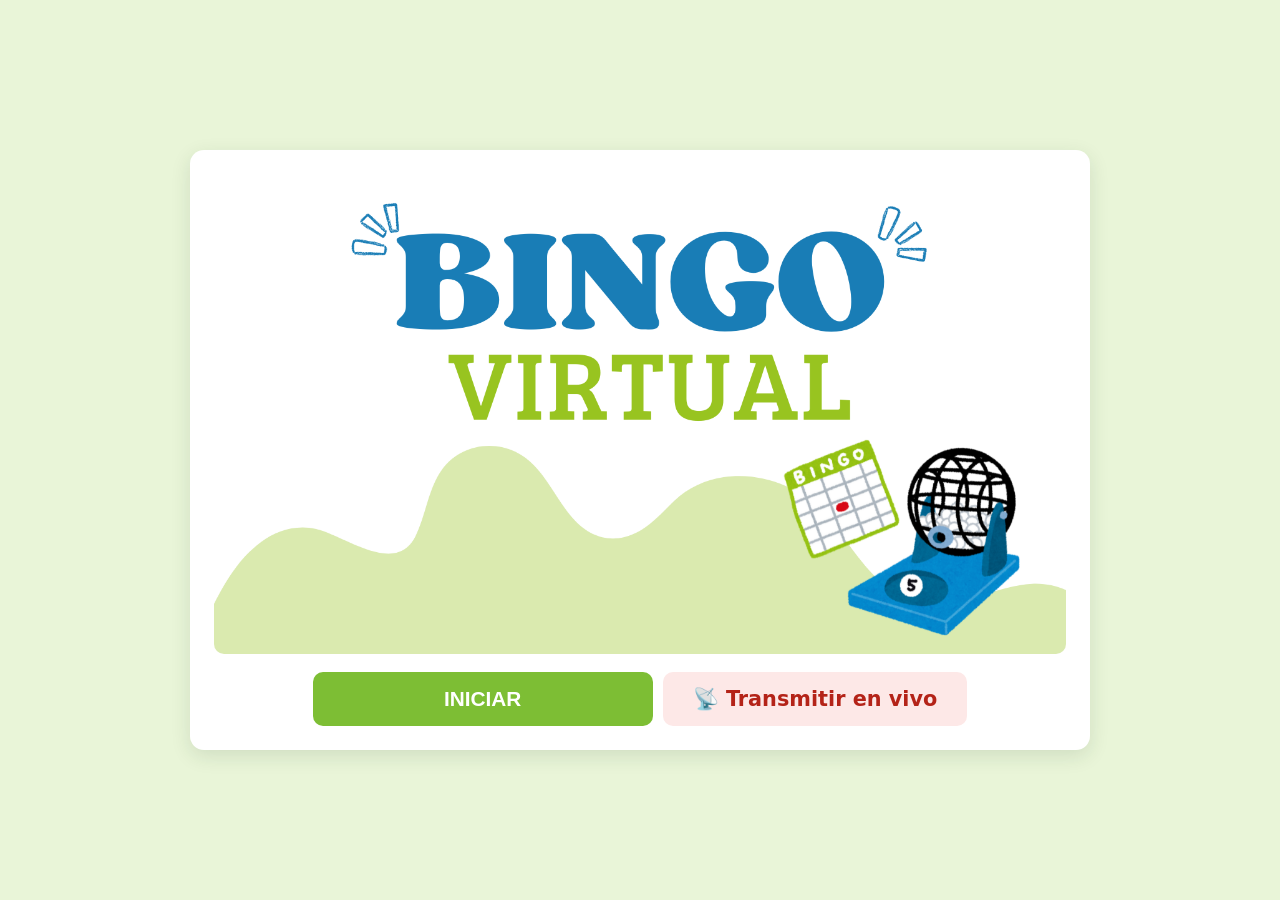
<file: index.html>
<!DOCTYPE html>
<html lang="es">
<head>
    <meta charset="UTF-8">
    <meta name="viewport" content="width=device-width, initial-scale=1.0, viewport-fit=cover">
    <title>Bingo Virtual</title>
    <style>
        * { box-sizing: border-box; }
        body {
            font-family: "Segoe UI", system-ui, -apple-system, Roboto, Arial, sans-serif;
            background-color: #e9f5d8;
            margin: 0;
            display: flex;
            justify-content: center;
            align-items: center;
            min-height: 100vh;
            min-height: 100dvh;
            padding: 16px;
        }
        .container {
            text-align: center;
            background-color: #ffffff;
            border-radius: 14px;
            box-shadow: 0 6px 20px rgba(26, 60, 30, .12);
            padding: clamp(12px, 3vw, 24px);
            max-width: min(900px, 140vh);
            width: 100%;
        }
        .container img {
            display: block;
            width: 100%;
            max-height: calc(100dvh - 160px);
            object-fit: contain;
            border-radius: 10px;
        }
        .botones { display: flex; gap: 10px; justify-content: center; flex-wrap: wrap; margin-top: clamp(10px, 2vh, 20px); }
        .start-button, .tx-button {
            border: none; padding: 15px 30px; border-radius: 10px; cursor: pointer; font-weight: 800;
            font-size: clamp(1.05em, 2.3vw, 1.3em); text-decoration: none; display: inline-flex; align-items: center; justify-content: center;
            transition: background-color .3s ease;
        }
        .start-button { background-color: #7DBE34; color: #fff; width: min(100%, 340px); }
        .start-button:hover { background-color: #66a72d; }
        .tx-button { background: #fde8e7; color: #b42318; }
        .tx-button:hover { background: #fbd3d0; }

        /* ---------- Portada para transmisión en vivo (index.html?vivo=1) ---------- */
        .vivo-extra { display: none; }
        body.vivo { padding: 0; overflow: hidden; cursor: none; height: 100vh;
            background: radial-gradient(ellipse at 30% 20%, #ffffff 0, #eef6da 45%, #d6e8a8 100%); }
        body.vivo.croma { background: #00b140; }
        body.vivo .botones { display: none; }
        body.vivo .container {
            position: absolute; left: 50%; top: 50%; max-width: none; padding: 40px;
            width: 1500px; transform: translate(-50%, -50%) scale(var(--escala, 1));
            border-radius: 30px; box-shadow: 0 20px 60px rgba(20, 50, 20, .2);
        }
        body.vivo.vertical .container { width: 960px; }
        body.vivo .container img { max-height: none; }
        body.vivo .vivo-extra { display: flex; flex-direction: column; align-items: center; gap: 18px; margin-top: 24px; }
        .envivo { display: inline-flex; align-items: center; gap: 12px; background: #e53935; color: #fff; font-weight: 900;
            font-size: 34px; padding: 10px 24px; border-radius: 12px; letter-spacing: 2px; }
        .envivo i { width: 18px; height: 18px; border-radius: 50%; background: #fff; animation: titila 1.2s ease-in-out infinite; }
        .espera { font-size: 52px; font-weight: 900; color: #0f5a85; }
        .espera span { display: inline-block; animation: salto 1.4s ease-in-out infinite; }
        .espera span:nth-child(2) { animation-delay: .2s; } .espera span:nth-child(3) { animation-delay: .4s; }
        body.vivo.vertical .espera { font-size: 46px; }
        @keyframes titila { 50% { opacity: .2; } }
        @keyframes salto { 50% { transform: translateY(-10px); } }
    </style>
</head>
<body>

    <div class="container">
        <img src="INICIAR.png" alt="Bingo Virtual">
        <div class="botones">
            <button class="start-button" onclick="location.href='bolillero.html'">INICIAR</button>
            <a class="tx-button" href="bolillero.html#transmitir">📡 Transmitir en vivo</a>
        </div>
        <div class="vivo-extra">
            <div class="envivo"><i></i>EN VIVO</div>
            <div class="espera">¡En instantes comenzamos<span>.</span><span>.</span><span>.</span></div>
        </div>
    </div>

    <script>
        // Portada para la transmisión: se queda esperando y pasa sola al bolillero
        // cuando se gira la primera bolilla desde la pestaña de control.
        const params = new URLSearchParams(location.search);
        if (params.has('vivo')) {
            const vertical = params.get('formato') === 'vertical';
            document.body.classList.add('vivo', vertical ? 'vertical' : 'horizontal');
            if (params.get('fondo') === 'verde') document.body.classList.add('croma');
            document.title = 'Bingo Virtual – EN VIVO';
            const ajustar = () => {
                const [w, h] = vertical ? [1080, 1920] : [1920, 1080];
                document.body.style.setProperty('--escala', Math.min(innerWidth / w, innerHeight / h));
            };
            addEventListener('resize', ajustar); ajustar();
            const irAlBolillero = () => location.replace('bolillero.html' + location.search);
            addEventListener('storage', e => {
                if (e.key === 'bingoState') {
                    try { if ((JSON.parse(e.newValue) || {}).drawnNumbers?.length) irAlBolillero(); } catch (err) { }
                }
            });
            if ('BroadcastChannel' in window) new BroadcastChannel('bingo-virtual').onmessage = ({ data }) => { if (data.t === 'girando') irAlBolillero(); };
            const pantallaCompleta = () => document.fullscreenElement ? document.exitFullscreen() : document.documentElement.requestFullscreen?.();
            document.addEventListener('dblclick', pantallaCompleta);
            document.addEventListener('keydown', e => { if (e.key === 'f' || e.key === 'F') pantallaCompleta(); });
        }
    </script>

</body>
</html>
</file>
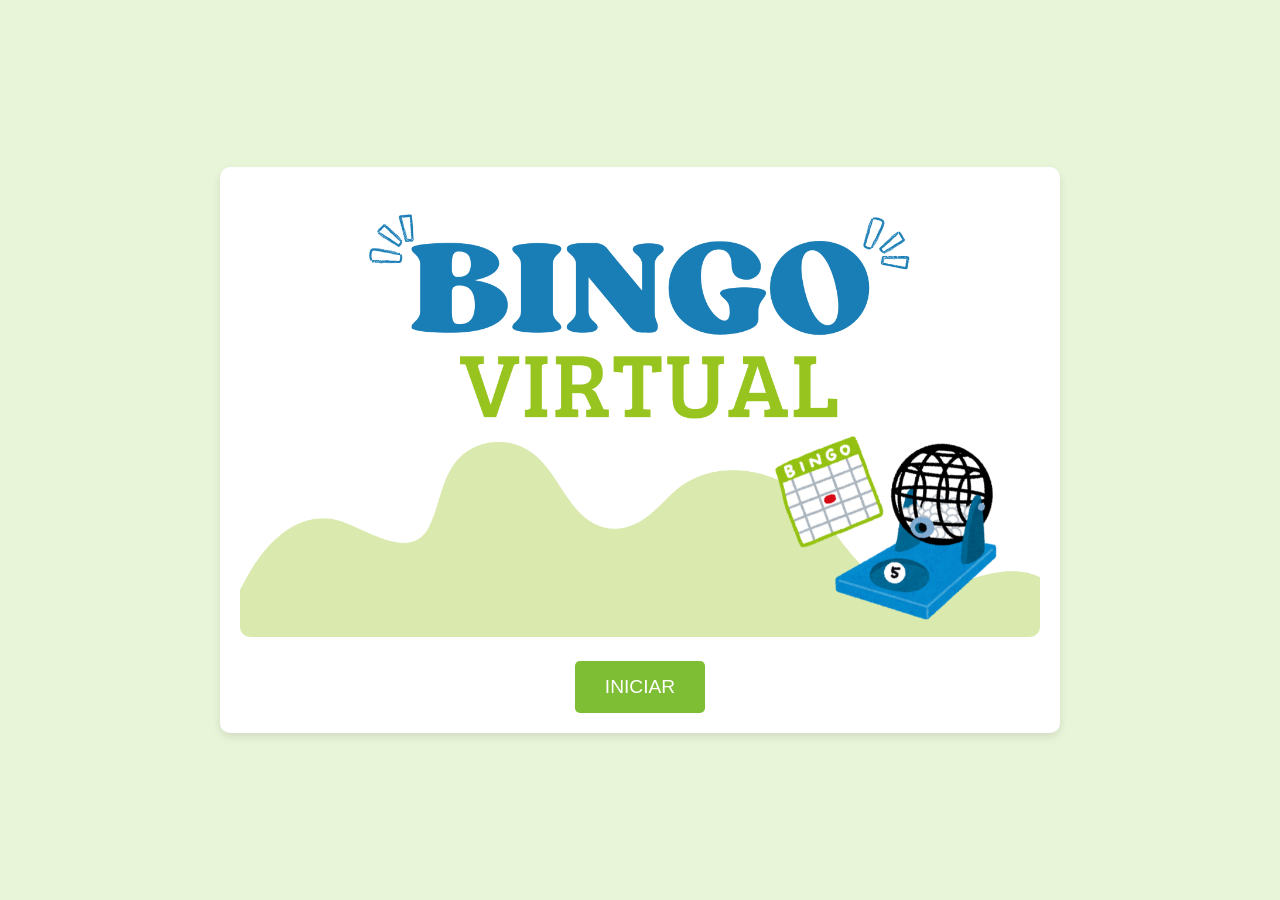
<file: bingo_virtual/index.html>
<!DOCTYPE html>
<html lang="es">
<head>
    <meta charset="UTF-8">
    <meta name="viewport" content="width=device-width, initial-scale=1.0">
    <title>Bingo Virtual</title>
    <style>
        body {
            font-family: Arial, sans-serif;
            background-color: #e9f5d8;
            margin: 0;
            padding: 0;
            display: flex;
            justify-content: center;
            align-items: center;
            height: 100vh;
        }

        .container {
            text-align: center;
            background-color: #ffffff;
            border-radius: 10px;
            box-shadow: 0px 4px 8px rgba(0, 0, 0, 0.1);
            padding: 20px;
            max-width: 800px;
            width: 100%;
        }

        .container img {
            max-width: 100%;
            height: auto;
            border-radius: 10px;
        }

        h1 {
            color: #0056A6;
            font-size: 3em;
            margin: 20px 0;
        }

        h2 {
            color: #7DBE34;
            font-size: 2.5em;
            margin: 10px 0;
        }

        .start-button {
            background-color: #7DBE34;
            color: #fff;
            border: none;
            padding: 15px 30px;
            font-size: 1.2em;
            border-radius: 5px;
            cursor: pointer;
            transition: background-color 0.3s ease;
            margin-top: 20px;
        }

        .start-button:hover {
            background-color: #66a72d;
        }
    </style>
</head>
<body>

    <div class="container">
        <img src="INICIAR.png" alt="Bingo Virtual">
        <button class="start-button" onclick="startBingo()">INICIAR</button>
    </div>

    <script>
        function startBingo() {
            // Redirige a la página local "bolillero.html" en la misma carpeta
            window.location.href = 'bolillero.html';
        }
    </script>

</body>
</html>
</file>
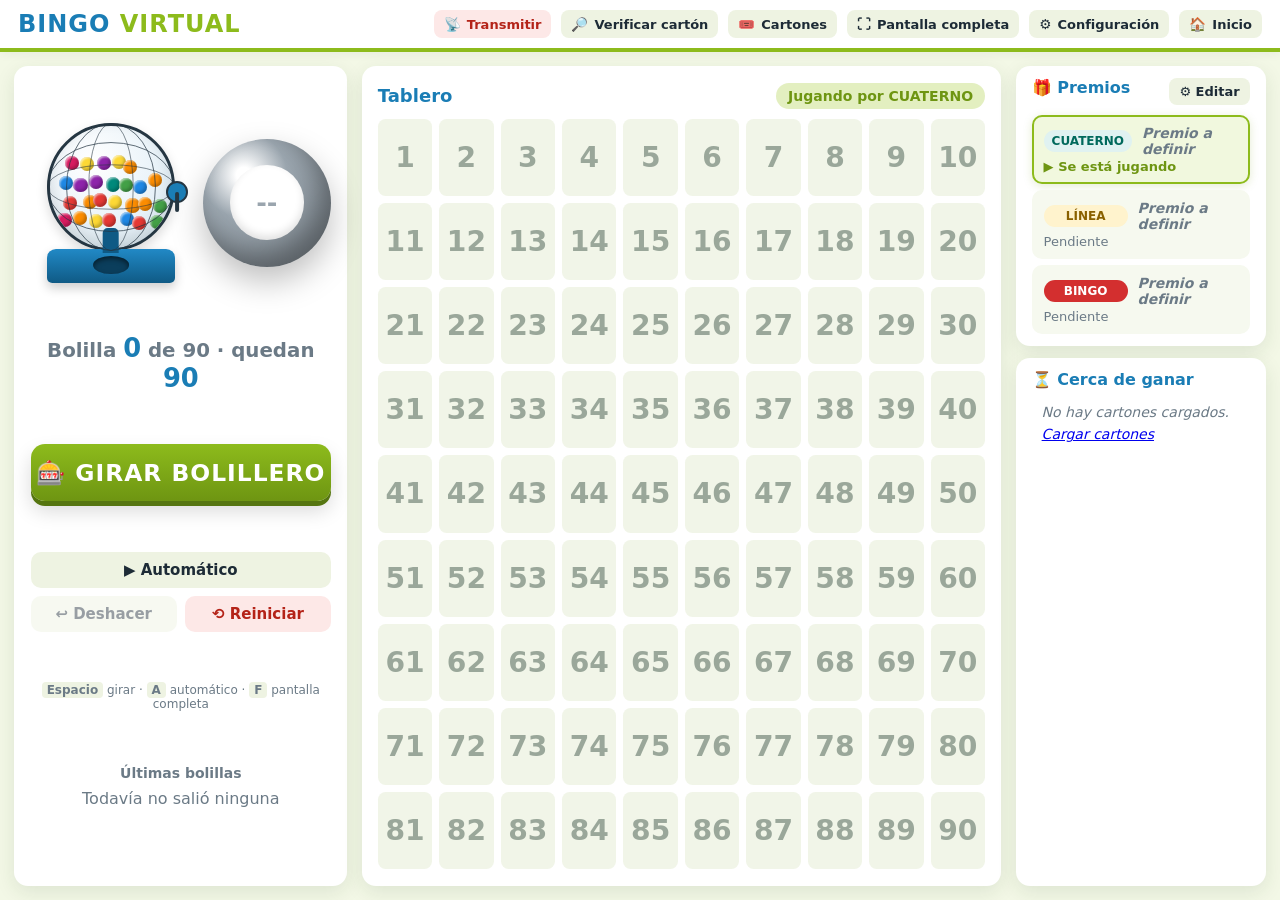
<file: bolillero.html>
<!DOCTYPE html>
<html lang="es">
<head>
    <meta charset="UTF-8">
    <meta name="viewport" content="width=device-width, initial-scale=1.0, viewport-fit=cover">
    <title>Bingo Virtual - Bolillero</title>
    <link rel="stylesheet" href="bingo.css">
    <style>
        /* =========================================================
           Base: celular vertical (una columna, todo apilado)
           ========================================================= */
        .juego {
            display: grid; gap: 12px; padding: 10px;
            grid-template-areas: "sorteo" "tablero" "estado";
            max-width: 1800px; margin: 0 auto;
        }
        .juego > * { min-width: 0; }
        .sorteo { grid-area: sorteo; }
        .panel-tablero { grid-area: tablero; display: flex; flex-direction: column; }
        .estado { grid-area: estado; display: grid; gap: 12px; }

        /* ---- Escena: bolillero + bolilla, uno al lado del otro ---- */
        .sorteo { display: flex; flex-direction: column; align-items: center; gap: 10px; }
        .escena {
            display: flex; align-items: center; justify-content: center; gap: 4%;
            width: 100%;
            --m: clamp(5px, 1.9vw, 8px);          /* escala del bolillero */
            --b: clamp(100px, 33vw, 170px);       /* tamaño de la bolilla */
        }

        /* Bolillero (dibujado en "em": se escala cambiando --m) */
        .maquina { position: relative; font-size: var(--m); width: 25em; height: 25em; flex: none; }
        .globo {
            position: absolute; inset: 0 2.5em 5em; border-radius: 50%;
            background: radial-gradient(circle at 35% 30%, rgba(255,255,255,.9), rgba(220,235,245,.5) 45%, rgba(26,125,181,.18));
            border: .5em solid #253642; overflow: hidden;
            box-shadow: inset 0 -1.2em 2.5em rgba(0,0,0,.12), 0 .8em 1.8em rgba(0,0,0,.15);
        }
        .alambres { position: absolute; inset: 0 2.5em 5em; border-radius: 50%; pointer-events: none; z-index: 3; }
        .alambres i { position: absolute; inset: 0; border: .3em solid #253642; border-radius: 50%; opacity: .85; }
        .alambres i:nth-child(1) { transform: scaleX(.35); }
        .alambres i:nth-child(2) { transform: scaleX(.7); }
        .alambres i:nth-child(3) { transform: scaleY(.35); }
        .alambres i:nth-child(4) { transform: scaleY(.7); }
        .bolitas { position: absolute; inset: 0; }
        .bolita {
            position: absolute; width: 2.2em; height: 2.2em; border-radius: 50%;
            box-shadow: inset -.3em -.3em .5em rgba(0,0,0,.25), inset .2em .2em .3em rgba(255,255,255,.6);
            transition: top .5s, left .5s;
        }
        .soporte {
            position: absolute; left: 50%; bottom: 0; transform: translateX(-50%);
            width: 20em; height: 5.2em; border-radius: 1.4em 1.4em .8em .8em;
            background: linear-gradient(#2189c6, var(--azul-osc));
            box-shadow: 0 .8em 1.6em rgba(0,0,0,.2);
        }
        .soporte::before {
            content: ""; position: absolute; left: 50%; top: -3.4em; transform: translateX(-50%);
            width: 2.6em; height: 4em; background: var(--azul-osc); border-radius: .8em .8em 0 0;
        }
        .boca {
            position: absolute; left: 50%; top: 1em; transform: translateX(-50%);
            width: 5.6em; height: 2.8em; border-radius: 50%; background: #0b3e5c;
            box-shadow: inset 0 .4em .8em rgba(0,0,0,.5);
        }
        .manivela {
            position: absolute; right: .4em; top: 9.2em; width: 3.4em; height: 3.4em; border-radius: 50%;
            background: var(--azul); border: .4em solid #253642; z-index: 4;
        }
        .manivela::after { content: ""; position: absolute; left: 50%; top: 50%; width: .6em; height: 3em; background: #253642; transform-origin: 50% 0; transform: translate(-50%, 0); border-radius: .3em; }
        .girando .alambres, .girando .manivela { animation: girar .35s linear infinite; }
        .girando .globo { animation: temblor .12s linear infinite; }
        .girando .bolita { animation: rebote .25s ease-in-out infinite alternate; }

        /* Bolilla grande */
        .bola-grande {
            --c: #9aa5ae; flex: none;
            width: var(--b); height: var(--b); border-radius: 50%;
            display: flex; align-items: center; justify-content: center;
            background: radial-gradient(circle at 32% 28%, #fff 0 6%, var(--c) 34%, color-mix(in srgb, var(--c) 70%, #000) 100%);
            box-shadow: 0 .9em 2em rgba(0,0,0,.25), inset -10px -14px 22px rgba(0,0,0,.25);
        }
        .bola-grande .cara {
            width: 58%; height: 58%; border-radius: 50%; background: #fff;
            display: flex; align-items: center; justify-content: center;
            font-size: calc(var(--b) * .33); font-weight: 900; color: #1d2b36; line-height: 1;
            box-shadow: inset 0 -4px 8px rgba(0,0,0,.12);
        }
        .bola-grande.vacia .cara { font-size: calc(var(--b) * .2); color: #9aa5ae; }
        .bola-grande.sale { animation: salir .7s cubic-bezier(.2, 1.4, .4, 1); }

        .contador { font-size: clamp(15px, 2.2vh, 20px); font-weight: 700; color: var(--gris); text-align: center; }
        .contador b { color: var(--azul); font-size: 1.3em; }

        .btn-girar {
            width: 100%; font-size: clamp(18px, 2.6vh, 24px); padding: clamp(10px, 1.6vh, 16px); border-radius: 14px;
            background: linear-gradient(var(--verde), var(--verde-osc)); color: #fff;
            box-shadow: 0 5px 0 #557510, 0 10px 20px rgba(0,0,0,.15); letter-spacing: 1px;
        }
        .btn-girar:hover { background: linear-gradient(#9acb22, var(--verde-osc)); }
        .btn-girar:active { transform: translateY(4px); box-shadow: 0 1px 0 #557510; }
        .controles { display: grid; grid-template-columns: 1fr 1fr; gap: 8px; width: 100%; }
        .controles .btn { width: 100%; padding: 9px 8px; }
        .controles #btnAuto { grid-column: 1 / -1; }
        .atajos { font-size: 12px; color: var(--gris); text-align: center; }
        kbd { background: #eef3e2; border-radius: 4px; padding: 1px 5px; font-family: inherit; font-weight: 700; }

        .ultimas-box { width: 100%; }
        .ultimas-box h3 { margin: 4px 0 8px; font-size: 14px; color: var(--gris); text-align: center; font-weight: 700; }
        .ultimas { display: flex; gap: 6px; justify-content: center; flex-wrap: nowrap; overflow: hidden; min-height: 40px; }
        .mini {
            --t: clamp(30px, 9vw, 44px);
            width: var(--t); height: var(--t); flex: none; border-radius: 50%; display: flex; align-items: center; justify-content: center;
            background: radial-gradient(circle at 32% 28%, #fff 0 5%, var(--c) 40%, color-mix(in srgb, var(--c) 70%, #000));
            box-shadow: 0 3px 8px rgba(0,0,0,.2);
        }
        .mini span { background: #fff; border-radius: 50%; width: 62%; height: 62%; display: flex; align-items: center; justify-content: center; font-weight: 900; font-size: calc(var(--t) * .34); }

        /* ---- Tablero 1-90 ---- */
        .tablero-cab { display: flex; justify-content: space-between; align-items: center; gap: 8px; flex-wrap: wrap; margin-bottom: 10px; }
        .tablero-cab h2 { margin: 0; }
        .tablero { display: grid; grid-template-columns: repeat(10, minmax(0, 1fr)); gap: clamp(3px, .6vw, 7px); flex: 1; min-height: 0; }
        .casilla {
            aspect-ratio: 1.25 / 1; display: flex; align-items: center; justify-content: center;
            border-radius: clamp(4px, .6vw, 9px); background: #f1f5e8; color: #9aa79a;
            font-weight: 800; font-size: clamp(13px, 3.6vw, 30px); min-width: 0;
            transition: background .3s, color .3s, transform .3s;
        }
        .casilla.salio { background: var(--c); color: #fff; text-shadow: 0 1px 2px rgba(0,0,0,.35); }
        .casilla.ultima { transform: scale(1.12); box-shadow: 0 0 0 3px var(--tinta); position: relative; z-index: 1; animation: latido 1s ease-in-out 3; }
        .fase {
            display: inline-flex; align-items: center; gap: 8px; font-weight: 800; padding: 5px 12px; font-size: 14px;
            border-radius: 99px; background: var(--verde-claro); color: var(--verde-osc);
        }
        .fase.linea { background: #fff3cd; color: #8a6100; }
        .fase.bingo { background: #fde8e7; color: #b42318; }
        .fase.sale { background: #6a1b9a; color: #fff; }
        .fase.fin { background: var(--tinta); color: #fff; }

        /* Premios */
        .premios-cab { display: flex; justify-content: space-between; align-items: center; gap: 8px; margin-bottom: 10px; }
        .premios-cab h2 { margin: 0; }
        .premios { list-style: none; margin: 0; padding: 0; display: flex; flex-direction: column; gap: 6px; }
        .premio {
            display: grid; grid-template-columns: auto 1fr; gap: 2px 10px; align-items: center;
            padding: 8px 10px; border-radius: 10px; background: #f6f9ef; border: 2px solid transparent;
        }
        .premio .badge { justify-self: start; min-width: 84px; text-align: center; padding: 4px 8px; }
        .premio .quien { grid-column: 1 / -1; }
        .premio .gan { display: block; color: var(--tinta); font-weight: 800; }
        .premio .monto { font-weight: 900; font-size: clamp(15px, 2vh, 19px); color: var(--tinta); overflow-wrap: anywhere; }
        .premio .monto.vacio { color: var(--gris); font-weight: 600; font-style: italic; font-size: 14px; }
        .premio .quien { font-size: 13px; color: var(--gris); overflow-wrap: anywhere; }
        .premio.actual { border-color: var(--verde); background: #f1f8de; box-shadow: 0 2px 10px rgba(110,149,18,.18); }
        .premio.actual .quien { color: var(--verde-osc); font-weight: 700; }
        .premio.ganado .quien { color: var(--azul-osc); font-weight: 700; }
        .premio.perdido { opacity: .55; }
        .premio.perdido .monto { text-decoration: line-through; }
        .badge-saleosale { background: #6a1b9a; color: #fff; }
        .grupo-pozo { border: 2px solid var(--oro); border-radius: 12px; padding: 0 6px 6px; background: #fffbea; }
        .grupo-pozo.cerrado { border-color: #d9d9d9; background: #f7f7f7; }
        .grupo-pozo.ganado { border-color: var(--verde); background: #f4fae6; }
        .grupo-cab {
            display: flex; justify-content: space-between; align-items: baseline; gap: 4px 10px; flex-wrap: wrap;
            padding: 7px 4px 6px; font-weight: 900; font-size: 14px; color: #8a6100;
        }
        .grupo-pozo.cerrado .grupo-cab { color: var(--gris); }
        .grupo-pozo.ganado .grupo-cab { color: var(--verde-osc); }
        .grupo-lim { font-weight: 600; font-size: 12px; }
        .grupo-lim b { font-size: 15px; }
        .premios-int { list-style: none; margin: 0; padding: 0; display: flex; flex-direction: column; gap: 5px; }
        .premios-int .premio { background: #fff; }
        .premio-saleosale { margin-top: 2px; }
        .premio-monto { font-size: clamp(20px, 4vw, 30px); font-weight: 900; color: var(--verde-osc); margin: -4px 0 8px; }
        .premio-monto:empty { display: none; }

        .lista { list-style: none; margin: 0; padding: 0; display: flex; flex-direction: column; gap: 6px; max-height: 260px; overflow: auto; }
        .lista li { display: flex; gap: 6px 8px; align-items: center; flex-wrap: wrap; padding: 7px 10px; border-radius: 10px; background: #f6f9ef; font-size: 14px; }
        .lista li b { color: var(--azul); }
        .lista .vacio { background: none; color: var(--gris); font-style: italic; }
        .lista .cerca-nros { background: none; padding: 0; gap: 6px; }
        .nro-carton { background: #fde8e7; color: #b42318; font-weight: 900; font-size: clamp(15px, 2vh, 20px); padding: 6px 12px; border-radius: 10px; }
        .lista .falta { margin-left: auto; font-weight: 800; color: var(--rojo); white-space: nowrap; }

        @media (hover: none) { .atajos { display: none; } }

        /* ---- Celebración ---- */
        .celebra .modal-caja { width: min(760px, 100%); text-align: center; }
        .celebra h3 { font-size: clamp(34px, 7vw, 56px); margin: 0; letter-spacing: 2px; color: var(--rojo); }
        .celebra .sub { color: var(--gris); margin-bottom: 12px; }
        .ganadores-cartones { display: grid; grid-template-columns: repeat(auto-fit, minmax(min(260px, 100%), 1fr)); gap: 12px; margin: 12px 0 16px; text-align: left; }
        .confeti { position: fixed; top: -20px; width: 10px; height: 16px; z-index: 250; pointer-events: none; animation: caer linear forwards; }
        .verif-res { display: grid; gap: 12px; margin-top: 14px; }

        /* =========================================================
           Tablet vertical / pantallas medianas
           ========================================================= */
        @media (min-width: 600px) {
            .juego { padding: 16px; gap: 16px; }
            .escena { --m: clamp(6px, 1.3vw, 9px); --b: clamp(130px, 24vw, 200px); }
            .controles { grid-template-columns: 1.2fr 1fr 1fr; }
            .controles #btnAuto { grid-column: auto; }
            .estado { grid-template-columns: 1fr 1fr; }
            .casilla { font-size: clamp(16px, 2.6vw, 30px); }
        }

        /* =========================================================
           Horizontal: zona de juego a pantalla completa, sin scroll
           (notebook, proyector, TV, tablet acostada)
           ========================================================= */
        @media (orientation: landscape) and (min-width: 900px) {
            body { height: 100dvh; display: flex; flex-direction: column; overflow: hidden; }
            .topbar { position: static; flex: none; }
            .juego {
                flex: 1; min-height: 0; width: 100%;
                grid-template-columns: minmax(300px, 30vw) minmax(0, 1fr);
                grid-template-rows: minmax(0, 1fr) auto;
                grid-template-areas: "sorteo tablero" "sorteo estado";
                padding: clamp(10px, 1.6vh, 18px); gap: clamp(10px, 1.6vh, 18px);
            }
            .sorteo { justify-content: space-evenly; padding: clamp(10px, 1.8vh, 20px); min-height: 0; gap: clamp(6px, 1.2vh, 14px); }
            .escena { --m: clamp(5px, min(.6vw, .95vh), 11px); --b: clamp(90px, min(11vw, 19vh), 240px); }
            .controles { grid-template-columns: 1fr 1fr; }
            .controles #btnAuto { grid-column: 1 / -1; }
            .panel-tablero { min-height: 0; padding: clamp(10px, 1.8vh, 18px); }
            .tablero { grid-template-rows: repeat(9, minmax(0, 1fr)); }
            .casilla { aspect-ratio: auto; font-size: clamp(13px, min(2.2vw, 4.2vh), 40px); }
            .estado { grid-template-columns: 1fr 1fr; }
            .estado .panel { padding: 12px 16px; }
            .estado .lista { max-height: clamp(60px, 14vh, 200px); }
            .estado h2 { font-size: 16px; margin-bottom: 8px; }
            .mini { --t: clamp(30px, min(2.6vw, 5vh), 52px); }
        }
        /* Pantallas anchas: tercera columna con "cerca de ganar" y ganadores */
        @media (orientation: landscape) and (min-width: 1280px) {
            .juego {
                grid-template-columns: minmax(320px, 26vw) minmax(0, 1fr) minmax(250px, 19vw);
                grid-template-rows: minmax(0, 1fr);
                grid-template-areas: "sorteo tablero estado";
            }
            .estado { grid-template-columns: 1fr; grid-template-rows: auto minmax(0, 1fr); min-height: 0; }
            .estado .panel { display: flex; flex-direction: column; min-height: 0; }
            .estado .lista { max-height: none; flex: 1; min-height: 0; }
            .escena { --m: clamp(5px, min(.5vw, .95vh), 12px); --b: clamp(90px, min(10vw, 22vh), 260px); }
        }
        /* Dos columnas (tablet acostada / notebook chica): premios compactos en 2x2 */
        @media (orientation: landscape) and (min-width: 900px) and (max-width: 1279px) {
            .estado { grid-template-columns: 2fr 1fr; }
            .premios { display: grid; grid-template-columns: 1fr; gap: 6px; }
            .premios-int { display: grid; grid-template-columns: repeat(3, minmax(0, 1fr)); }
            .premios:not(:has(.grupo-pozo)) { grid-template-columns: repeat(3, minmax(0, 1fr)); }
            .grupo-cab { padding: 4px 2px; font-size: 13px; }
            .premio { padding: 5px 8px; gap: 0 8px; }
            .premio .badge { min-width: 0; font-size: 11px; }
            .premios-int .premio { grid-template-columns: 1fr; }
            .premio .monto { font-size: 15px; }
            .premio .quien { font-size: 12px; white-space: nowrap; overflow: hidden; text-overflow: ellipsis; }
            .premios-cab { margin-bottom: 6px; }
        }
        /* Poca altura: se esconden detalles secundarios */
        @media (orientation: landscape) and (min-width: 900px) and (max-height: 820px) { .atajos { display: none; } }
        @media (orientation: landscape) and (min-width: 900px) and (max-height: 680px) { .ultimas-box h3 { display: none; } .tablero-cab { margin-bottom: 6px; } }

        /* =========================================================
           Celular acostado (poca altura)
           ========================================================= */
        @media (orientation: landscape) and (max-width: 899px) {
            .topbar { padding: 5px 10px; }
            .topbar .btn { padding: 5px 8px; }
            .juego {
                grid-template-columns: minmax(230px, 40%) minmax(0, 1fr);
                grid-template-areas: "sorteo tablero" "estado estado";
                padding: 8px; gap: 8px;
            }
            .sorteo, .panel-tablero { padding: 10px; height: calc(100dvh - 58px); min-height: 250px; }
            .sorteo { justify-content: space-evenly; gap: 6px; }
            .escena { --m: clamp(4px, 1.4vh, 7px); --b: clamp(70px, 24vh, 130px); }
            .contador { font-size: 14px; }
            .btn-girar { font-size: 16px; padding: 8px; }
            .controles { grid-template-columns: 1fr 1fr 1fr; gap: 5px; }
            .controles #btnAuto { grid-column: auto; }
            .controles .btn { padding: 5px; font-size: 13px; }
            .atajos, .ultimas-box h3 { display: none; }
            .mini { --t: clamp(22px, 8vh, 34px); }
            .tablero { grid-template-rows: repeat(9, minmax(0, 1fr)); gap: 3px; }
            .tablero-cab { margin-bottom: 6px; }
            .tablero-cab h2 { font-size: 15px; }
            .fase { font-size: 12px; padding: 3px 9px; }
            .casilla { aspect-ratio: auto; font-size: clamp(11px, 4.2vh, 20px); border-radius: 5px; }
            .estado { grid-template-columns: 1fr 1fr; }
        }


        /* =========================================================
           Botón y ventana de transmisión
           ========================================================= */
        .btn-vivo { background: #fde8e7; color: #b42318; }
        .btn-vivo:hover { background: #fbd3d0; }
        .tx-opciones { display: grid; grid-template-columns: 1fr 1fr; gap: 10px; }
        @media (max-width: 480px) { .tx-opciones { grid-template-columns: 1fr; } }
        .tx-op {
            display: flex; flex-direction: column; align-items: center; gap: 6px; text-align: center;
            border: 2px solid var(--borde); background: #fff; border-radius: 14px; padding: 14px 10px; cursor: pointer; font: inherit;
        }
        .tx-op:hover { border-color: var(--azul); background: #f2f8fc; }
        .tx-op b { font-size: 17px; color: var(--azul); }
        .tx-op small { color: var(--gris); }
        .tx-ico { display: block; border: 3px solid var(--tinta); border-radius: 6px; background: linear-gradient(135deg, var(--verde-claro), #fff); }
        .tx-h { width: 64px; height: 36px; } .tx-v { width: 30px; height: 52px; }
        .tx-check { display: flex; gap: 8px; align-items: center; margin-top: 10px; font-size: 14px; }
        .tx-ayuda { margin-top: 12px; font-size: 14px; }
        .tx-ayuda summary { cursor: pointer; font-weight: 700; color: var(--azul); }
        .tx-ayuda ol { padding-left: 20px; margin: 8px 0 0; display: flex; flex-direction: column; gap: 6px; }
        .verif-vivo { margin-top: 6px; }

        .vivo-cab { display: none; }

        /* =========================================================
           PANTALLA DE TRANSMISIÓN (bolillero.html?vivo=1)
           Escenario de tamaño fijo (1920x1080 o 1080x1920) que se
           escala para ocupar la ventana: siempre se ve igual.
           ========================================================= */
        body.vivo {
            height: 100vh; overflow: hidden; cursor: none; display: block;
            background: radial-gradient(ellipse at 30% 20%, #ffffff 0, #eef6da 45%, #d6e8a8 100%);
        }
        body.vivo.croma { background: #00b140; }
        body.vivo .topbar, body.vivo .btn-girar, body.vivo .controles, body.vivo .atajos,
        body.vivo .premios-cab .btn, body.vivo .toast { display: none !important; }
        body.vivo .juego {
            position: absolute; left: 50%; top: 50%; margin: 0; max-width: none;
            transform: translate(-50%, -50%) scale(var(--escala, 1)); transform-origin: center;
            display: grid; padding: 28px; gap: 24px; min-height: 0; height: auto; flex: none;
        }
        body.vivo .panel { border-radius: 22px; padding: 22px; box-shadow: 0 10px 30px rgba(20, 50, 20, .16); }
        body.vivo .panel h2 { font-size: 28px; }
        body.vivo .vivo-cab {
            grid-area: cab; display: flex; align-items: center; gap: 22px; padding: 0 28px;
            background: linear-gradient(90deg, var(--azul-osc), var(--azul)); color: #fff; border-radius: 22px;
            box-shadow: 0 10px 30px rgba(20, 50, 20, .2);
        }
        body.vivo .vivo-marca { font-size: 46px; font-weight: 900; letter-spacing: 2px; margin-right: auto; white-space: nowrap; }
        body.vivo .vivo-marca span { color: #c6ec4a; }
        body.vivo .vivo-dato { font-size: 30px; font-weight: 700; white-space: nowrap; }
        body.vivo .vivo-dato b { font-size: 48px; font-weight: 900; color: #fff; }
        body.vivo .vivo-dato small { font-size: 26px; opacity: .8; }
        body.vivo .vivo-fase { font-size: 26px; font-weight: 900; background: #fff; color: var(--azul-osc); padding: 8px 20px; border-radius: 99px; white-space: nowrap; }
        body.vivo .vivo-fase.sale { background: #6a1b9a; color: #fff; }
        body.vivo .vivo-fase.bingo { background: #fde8e7; color: #b42318; }
        body.vivo .vivo-fase.linea { background: #fff3cd; color: #8a6100; }
        body.vivo .vivo-fase.fin { background: var(--tinta); color: #fff; }
        body.vivo .vivo-envivo { display: flex; align-items: center; gap: 10px; background: #e53935; color: #fff; font-weight: 900; font-size: 24px; padding: 8px 18px; border-radius: 10px; letter-spacing: 1px; }
        body.vivo .vivo-envivo i { width: 14px; height: 14px; border-radius: 50%; background: #fff; animation: titila 1.2s ease-in-out infinite; }
        body.vivo .tablero-cab { display: none; }
        body.vivo .sorteo { justify-content: space-evenly; gap: 18px; min-height: 0; }
        body.vivo .contador { font-size: 28px; white-space: nowrap; }
        /* Últimas bolillas (panel propio en la transmisión) */
        body.vivo .ultimas-box {
            grid-area: ultimas; display: flex; align-items: center; gap: 22px; padding: 14px 24px; min-height: 0;
            background: linear-gradient(90deg, #ffffff, #f4f9e8);
        }
        body.vivo .ultimas-box h3 {
            display: block; margin: 0; flex: none; width: 112px; text-align: left;
            font-size: 24px; line-height: 1.15; font-weight: 900; color: var(--azul); text-transform: uppercase;
        }
        body.vivo .ultimas { flex: 1; justify-content: flex-start; align-items: center; gap: 14px; overflow: visible; min-height: 0; }
        body.vivo .previa { display: flex; flex-direction: column; align-items: center; gap: 6px; }
        body.vivo .previa small { font-size: 16px; font-weight: 800; color: var(--gris); letter-spacing: .5px; }
        body.vivo .mini { --t: 82px; box-shadow: 0 5px 12px rgba(0,0,0,.25); }
        body.vivo .previa.anterior .mini { --t: 100px; outline: 5px solid var(--oro); outline-offset: 3px; }
        body.vivo .previa.anterior small { color: #8a6100; }
        body.vivo .previa:nth-child(n+5) { opacity: .85; }
        body.vivo .previa:nth-child(n+7) { opacity: .65; }
        body.vivo .sin-previas { font-size: 22px; color: var(--gris); font-style: italic; }
        body.vivo .ultimas.entra .previa { animation: correr .5s ease-out both; }
        body.vivo .ultimas.entra .previa.anterior { animation: entrar .7s cubic-bezier(.2, 1.4, .4, 1) both; }
        @keyframes correr { from { transform: translateX(-60px); opacity: .3; } }
        @keyframes entrar { from { transform: translate(-120px, -40px) scale(.3); opacity: 0; } }
        body.vivo .tablero { grid-template-rows: repeat(9, minmax(0, 1fr)); gap: 10px; }
        body.vivo .casilla { aspect-ratio: auto; border-radius: 12px; font-size: 50px; }
        body.vivo .casilla.ultima { box-shadow: 0 0 0 6px var(--tinta); }
        body.vivo .estado { display: flex; flex-direction: column; gap: 24px; min-height: 0; }
        body.vivo .estado .panel { display: flex; flex-direction: column; min-height: 0; }
        body.vivo .estado .panel:last-child { flex: 1; }
        body.vivo .premios-cab { margin-bottom: 14px; }
        body.vivo .grupo-cab { font-size: 22px; }
        body.vivo .grupo-lim { font-size: 18px; }
        body.vivo .grupo-lim b { font-size: 24px; }
        body.vivo .premio { padding: 12px 14px; }
        body.vivo .premio .badge { font-size: 18px; min-width: 150px; padding: 6px 12px; }
        body.vivo .premio .monto { font-size: 30px; }
        body.vivo .premio .quien { font-size: 19px; }
        body.vivo .premios-int { display: flex; flex-direction: column; }
        body.vivo .premios-int .premio { grid-template-columns: auto 1fr; }
        body.vivo .lista { max-height: none; flex: 1; min-height: 0; overflow: hidden; }
        body.vivo .lista .vacio { font-size: 20px; }
        body.vivo .nro-carton { font-size: 30px; padding: 8px 16px; }

        /* Horizontal 16:9 — 1920 x 1080 */
        body.vivo.horizontal .juego {
            width: 1920px; height: 1080px;
            grid-template-columns: 470px minmax(0, 1fr) 470px;
            grid-template-rows: 100px minmax(0, 1fr) 170px;
            grid-template-areas: "cab cab cab" "sorteo tablero estado" "sorteo ultimas estado";
        }
        body.vivo.horizontal .escena { flex-direction: column; gap: 26px; --m: 11px; --b: 360px; }
        body.vivo.horizontal .tablero { gap: 8px; }
        body.vivo.horizontal .casilla { font-size: 44px; }

        /* Vertical 9:16 — 1080 x 1920 */
        body.vivo.vertical .juego {
            width: 1080px; height: 1920px;
            grid-template-columns: minmax(0, 1fr);
            grid-template-rows: 120px 400px 170px minmax(0, 1fr) 520px;
            grid-template-areas: "cab" "sorteo" "ultimas" "tablero" "estado";
        }
        body.vivo.vertical .vivo-cab { gap: 16px; padding: 0 22px; }
        body.vivo.vertical .vivo-marca { font-size: 40px; }
        body.vivo.vertical .vivo-dato { font-size: 24px; }
        body.vivo.vertical .vivo-dato b { font-size: 38px; }
        body.vivo.vertical .vivo-dato small { font-size: 20px; }
        body.vivo.vertical .vivo-fase { font-size: 22px; padding: 6px 14px; }
        body.vivo.vertical .vivo-envivo { font-size: 20px; padding: 6px 12px; }
        body.vivo.vertical .sorteo { flex-direction: row; justify-content: center; gap: 30px; }
        body.vivo.vertical .escena { --m: 12px; --b: 330px; gap: 40px; width: auto; }
        body.vivo.vertical .contador { display: none; }
        body.vivo.vertical .ultimas-box { gap: 14px; padding: 12px 18px; }
        body.vivo.vertical .ultimas-box h3 { width: 100px; font-size: 20px; }
        body.vivo.vertical .ultimas { gap: 12px; }
        body.vivo.vertical .mini { --t: 74px; }
        body.vivo.vertical .previa.anterior .mini { --t: 90px; }
        body.vivo.vertical .previa small { font-size: 14px; }
        body.vivo.vertical .casilla { font-size: 46px; }
        body.vivo.vertical .tablero { gap: 9px; }
        body.vivo.vertical .estado { display: grid; grid-template-columns: 1.35fr 1fr; gap: 24px; }
        body.vivo.vertical .premio .badge { min-width: 120px; font-size: 16px; }
        body.vivo.vertical .premio .monto { font-size: 26px; }
        body.vivo.vertical .premio .quien { font-size: 17px; }
        body.vivo.vertical .grupo-cab { font-size: 19px; }
        body.vivo.vertical .grupo-lim { font-size: 16px; }

        /* Carteles de ganador en la transmisión: también escalados */
        body.vivo .modal { padding: 0; }
        body.vivo .modal-caja { width: 1300px; max-height: none; overflow: visible; padding: 36px; transform: scale(var(--escala, 1)); flex: none; }
        body.vivo.vertical .modal-caja { width: 960px; }
        body.vivo .celebra h3 { font-size: 96px; }
        body.vivo .celebra .sub { font-size: 30px; }
        body.vivo .premio-monto { font-size: 54px; }
        body.vivo .ganadores-cartones { grid-template-columns: repeat(auto-fit, minmax(520px, 1fr)); gap: 20px; }
        body.vivo.vertical .ganadores-cartones { grid-template-columns: 1fr; }
        body.vivo .ganadores-cartones .carton-cab { font-size: 26px; padding: 8px 14px; }
        body.vivo .ganadores-cartones .carton-pie { font-size: 20px; }
        body.vivo .ganadores-cartones .badge { font-size: 18px; }
        body.vivo #btnCerrarGanador { display: none; }
        body.vivo .verif-titulo { font-size: 34px; color: var(--azul); margin: -6px 0 12px; font-weight: 800; }
        @keyframes titila { 50% { opacity: .2; } }
        @keyframes girar { to { transform: rotate(360deg); } }
        @keyframes temblor { 0%,100% { transform: translate(0,0) } 25% { transform: translate(-2px,1px) } 75% { transform: translate(2px,-1px) } }
        @keyframes rebote { to { transform: translate(var(--dx), var(--dy)); } }
        @keyframes salir { 0% { transform: translateY(-40%) scale(.2); opacity: 0; } 100% { transform: none; opacity: 1; } }
        @keyframes caer { to { transform: translateY(110vh) rotate(720deg); } }
        @media (prefers-reduced-motion: reduce) { .girando * , .bola-grande.sale, .confeti { animation: none !important; } }
    </style>
</head>
<body>

<header class="topbar">
    <div class="marca">BINGO <span>VIRTUAL</span></div>
 <button class="btn btn-chico btn-vivo" id="btnTransmitir" title="Pantalla limpia para transmitir en vivo"><span class="ico">📡</span><span class="txt">Transmitir</span></button>
    <button class="btn btn-chico" id="btnVerificar" title="Verificar cartón"><span class="ico">🔎</span><span class="txt">Verificar cartón</span></button>
    <a class="btn btn-chico" href="registrar_cartones.html" title="Cartones"><span class="ico">🎟️</span><span class="txt">Cartones</span></a>
    <button class="btn btn-chico" id="btnPantalla" title="Pantalla completa (F)"><span class="ico">⛶</span><span class="txt">Pantalla completa</span></button>
    <a class="btn btn-chico" href="configuracion.html" target="bingo-config" title="Configuración (se abre en otra pestaña)"><span class="ico">⚙️</span><span class="txt">Configuración</span></a>
    <a class="btn btn-chico" href="index.html" title="Inicio"><span class="ico">🏠</span><span class="txt">Inicio</span></a>
</header>

<main class="juego">
    <!-- Encabezado que sólo se ve en la pantalla de transmisión -->
    <div class="vivo-cab">
        <div class="vivo-marca">BINGO <span>VIRTUAL</span></div>
        <div class="vivo-dato">Bolilla <b id="vivoNro">0</b><small>/90</small></div>
        <div class="vivo-fase" id="vivoFase"></div>
        <div class="vivo-envivo"><i></i>EN VIVO</div>
    </div>
    <section class="panel sorteo">
        <div class="escena">
            <div class="maquina" id="maquina" aria-hidden="true">
                <div class="globo"><div class="bolitas" id="bolitas"></div></div>
                <div class="alambres"><i></i><i></i><i></i><i></i></div>
                <div class="manivela"></div>
                <div class="soporte"><div class="boca"></div></div>
            </div>
            <div class="bola-grande vacia" id="bolaGrande" aria-live="polite"><div class="cara" id="bolaNumero">--</div></div>
        </div>
        <div class="contador">Bolilla <b id="nroBolilla">0</b> de 90 · quedan <b id="quedan">90</b></div>

        <button class="btn btn-girar" id="btnGirar">🎰 GIRAR BOLILLERO</button>
        <div class="controles">
            <button class="btn" id="btnAuto">▶ Automático</button>
            <button class="btn" id="btnDeshacer" title="Devolver la última bolilla">↩ Deshacer</button>
            <button class="btn btn-rojo" id="btnReiniciar">⟲ Reiniciar</button>
        </div>
        <div class="atajos"><kbd>Espacio</kbd> girar · <kbd>A</kbd> automático · <kbd>F</kbd> pantalla completa</div>

        <div class="ultimas-box" id="ultimasBox">
            <h3 id="ultimasTitulo">Últimas bolillas</h3>
            <div class="ultimas" id="ultimas"></div>
        </div>
    </section>

    <section class="panel panel-tablero">
        <div class="tablero-cab">
            <h2>Tablero</h2>
            <span class="fase" id="fase">Jugando por CUATERNO</span>
        </div>
        <div class="tablero" id="tablero"></div>
    </section>

    <section class="estado">
        <div class="panel panel-premios">
            <div class="premios-cab">
                <h2>🎁 Premios</h2>
                <a class="btn btn-chico" href="configuracion.html" target="bingo-config" title="Cargar los premios (se abre en otra pestaña)">⚙️ Editar</a>
            </div>
            <ul class="premios" id="listaPremios"></ul>
        </div>
        <div class="panel">
            <h2>⏳ Cerca de ganar</h2>
            <ul class="lista" id="listaCerca"></ul>
        </div>
    </section>
</main>

<!-- Celebración -->
<div class="modal celebra" id="modalGanador">
    <div class="modal-caja">
        <h3 id="ganTitulo">¡CUATERNO!</h3>
        <div class="sub" id="ganSub"></div>
        <div class="premio-monto" id="ganPremio"></div>
        <div class="ganadores-cartones" id="ganCartones"></div>
        <button class="btn btn-verde" id="btnCerrarGanador" style="font-size:18px;padding:12px 26px">Continuar</button>
    </div>
</div>

<!-- Transmitir -->
<div class="modal" id="modalTransmitir">
    <div class="modal-caja" style="width:min(620px,100%)">
        <h3>📡 Transmitir en vivo</h3>
        <p style="margin:0 0 12px">Se abre una <b>ventana limpia</b> (sin botones) con el bolillero, el tablero y los premios. Esa ventana es la que capturás para la transmisión. El juego lo seguís manejando desde esta pestaña y la ventana se actualiza sola.</p>
        <div class="tx-opciones">
            <button class="tx-op" data-formato="horizontal">
                <span class="tx-ico tx-h"></span>
                <b>Horizontal 16:9</b>
                <small>YouTube, Facebook, Twitch, Kick, Zoom, Meet, StreamYard</small>
            </button>
            <button class="tx-op" data-formato="vertical">
                <span class="tx-ico tx-v"></span>
                <b>Vertical 9:16</b>
                <small>TikTok, Instagram, Facebook/YouTube desde el celular</small>
            </button>
        </div>
        <label class="tx-check"><input type="checkbox" id="txPortada" checked> Empezar mostrando la portada (pasa sola al bolillero con la primera bolilla)</label>
        <label class="tx-check"><input type="checkbox" id="txVerde"> Fondo verde para croma (chroma key)</label>
        <details class="tx-ayuda">
            <summary>¿Cómo la capturo?</summary>
            <ol>
                <li><b>OBS / Streamlabs:</b> agregá una fuente «Captura de ventana» y elegí la ventana <i>«Bingo Virtual – EN VIVO»</i>. Para el audio (voz y sonidos), capturá el audio del escritorio.</li>
                <li><b>StreamYard, Zoom, Meet, Teams:</b> «Compartir pantalla» y elegí esa ventana (o pestaña, tildando «compartir audio»).</li>
                <li><b>TikTok / Instagram desde la PC:</b> usá OBS con el formato vertical 1080×1920.</li>
                <li>Agrandá la ventana o ponela en pantalla completa con <kbd>F</kbd> o doble clic: el diseño se ajusta solo y siempre se ve igual.</li>
            </ol>
        </details>
        <div style="display:flex;gap:8px;justify-content:flex-end;margin-top:14px">
            <button class="btn" id="btnCerrarTx">Cerrar</button>
        </div>
    </div>
</div>

<!-- Verificar cartón -->
<div class="modal" id="modalVerificar">
    <div class="modal-caja" style="width:min(640px,100%)">
        <h3>🔎 Verificar cartón</h3>
        <div style="display:flex;gap:8px">
            <input type="search" id="verifInput" placeholder="N° de cartón o nombre del comprador" style="flex:1">
            <button class="btn" id="btnCerrarVerif">Cerrar</button>
        </div>
        <div class="verif-res" id="verifRes"></div>
    </div>
</div>

<!-- Confirmar -->
<div class="modal" id="modalConfirmar">
    <div class="modal-caja" style="width:min(420px,100%)">
        <h3 id="confTitulo">¿Seguro?</h3>
        <p id="confTexto" style="margin:0 0 16px"></p>
        <div style="display:flex;gap:8px;justify-content:flex-end">
            <button class="btn" id="confNo">Cancelar</button>
            <button class="btn btn-rojo" id="confSi">Sí, continuar</button>
        </div>
    </div>
</div>

<div class="toast" id="toast"></div>

<script src="bingo-core.js"></script>
<script>
    const $ = id => document.getElementById(id);

    /* ---------- Modo transmisión ---------- */
    const PARAMS = new URLSearchParams(location.search);
    const VIVO = PARAMS.has('vivo');
    const FORMATO = PARAMS.get('formato') === 'vertical' ? 'vertical' : 'horizontal';
    const canal = 'BroadcastChannel' in window ? new BroadcastChannel('bingo-virtual') : null;
    function emitir(msg) { if (canal && !VIVO) canal.postMessage(msg); }
    if (VIVO) {
        document.body.classList.add('vivo', FORMATO);
        if (PARAMS.get('fondo') === 'verde') document.body.classList.add('croma');
        document.title = 'Bingo Virtual – EN VIVO';
        const ajustar = () => {
            const [w, h] = FORMATO === 'vertical' ? [1080, 1920] : [1920, 1080];
            document.body.style.setProperty('--escala', Math.min(innerWidth / w, innerHeight / h));
        };
        addEventListener('resize', ajustar); ajustar();
        // Las últimas bolillas pasan a ser un panel propio del escenario
        const box = $('ultimasBox');
        box.classList.add('panel');
        $('ultimasTitulo').textContent = 'Últimas bolillas';
        document.querySelector('.juego').appendChild(box);
    }
    let estado = Bingo.cargarEstado();
    let girando = false;
    let pendienteSale = false;
    const premios = Object.assign({ cuaterno: '', linea: '', bingo: '', limite: '', saleosale: '' },
        JSON.parse(localStorage.getItem('bingoPremios') || '{}'));
    function limite() { const l = parseInt(premios.limite); return l > 0 ? l : 0; }
    let autoTimer = null;
    const prefs = Object.assign({ voz: true, sonido: true, velocidad: 6 }, JSON.parse(localStorage.getItem('bingoPrefs') || '{}'));


    /* ---------- Sonido y voz ---------- */
    let audioCtx = null;
    function ctx() {
        if (!audioCtx) { try { audioCtx = new (window.AudioContext || window.webkitAudioContext)(); } catch (e) { } }
        return audioCtx;
    }
    function tono(freq, ini, dur, tipo = 'sine', vol = .2) {
        if (VIVO) return;
        const a = ctx(); if (!a) return;
        const o = a.createOscillator(), g = a.createGain();
        o.type = tipo; o.frequency.value = freq;
        g.gain.setValueAtTime(vol, a.currentTime + ini);
        g.gain.exponentialRampToValueAtTime(.0001, a.currentTime + ini + dur);
        o.connect(g).connect(a.destination);
        o.start(a.currentTime + ini); o.stop(a.currentTime + ini + dur + .05);
    }
    function sonidoGiro(seg) {
        if (!prefs.sonido) return;
        for (let t = 0; t < seg; t += .06 + Math.random() * .05) tono(900 + Math.random() * 900, t, .04, 'triangle', .05);
    }
    function sonidoBola() { if (prefs.sonido) { tono(1046, 0, .5); tono(1568, .08, .6, 'sine', .12); } }
    function sonidoPremio() { if (prefs.sonido) [523, 659, 784, 1046, 784, 1046].forEach((f, i) => tono(f, i * .13, .3, 'square', .07)); }

    const DIGITOS = ['cero', 'uno', 'dos', 'tres', 'cuatro', 'cinco', 'seis', 'siete', 'ocho', 'nueve'];
    function decir(texto) {
        if (VIVO) return;
        if (!prefs.voz || !('speechSynthesis' in window)) return;
        speechSynthesis.cancel();
        const u = new SpeechSynthesisUtterance(texto);
        u.lang = 'es-AR'; u.rate = .9;
        const voces = speechSynthesis.getVoices();
        const v = voces.find(v => v.lang === 'es-AR') || voces.find(v => v.lang && v.lang.startsWith('es'));
        if (v) u.voice = v;
        speechSynthesis.speak(u);
    }
    function cantar(n) {
        const s = String(n);
        decir(n > 9 ? `${n}. ${DIGITOS[+s[0]]}, ${DIGITOS[+s[1]]}` : `${n}. ${DIGITOS[n]} solito`);
    }

    function toast(msg) {
        const t = $('toast'); t.textContent = msg; t.classList.add('ver');
        clearTimeout(t._h); t._h = setTimeout(() => t.classList.remove('ver'), 2200);
    }

    /* ---------- Dibujo ---------- */
    function dibujarBolitas() {
        const cont = $('bolitas');
        const quedan = estado.numbers.length;
        const cuantas = Math.min(26, Math.ceil(quedan / 3.5));
        const muestra = estado.numbers.slice().sort(() => Math.random() - .5).slice(0, cuantas);
        cont.innerHTML = muestra.map((n, i) => {
            const fila = Math.floor(i / 7);
            const top = 72 - fila * 15 + (Math.random() * 6 - 3);
            const left = 8 + (i % 7) * 12 + (fila % 2) * 5 + (Math.random() * 4 - 2);
            return `<span class="bolita" style="background:${Bingo.colorBola(n)};top:${top}%;left:${left}%;--dx:${(Math.random() * 30 - 15).toFixed(0)}px;--dy:${(-10 - Math.random() * 40).toFixed(0)}px"></span>`;
        }).join('');
    }

    function dibujarTablero() {
        const sacadas = new Set(estado.drawnNumbers);
        const ultima = estado.drawnNumbers[estado.drawnNumbers.length - 1];
        $('tablero').innerHTML = Array.from({ length: 90 }, (_, i) => i + 1).map(n =>
            `<div class="casilla ${sacadas.has(n) ? 'salio' : ''} ${n === ultima ? 'ultima' : ''}" style="--c:${Bingo.colorBola(n)}">${n}</div>`
        ).join('');
    }

    function dibujarBolaGrande(animar) {
        const ultima = estado.drawnNumbers[estado.drawnNumbers.length - 1];
        const b = $('bolaGrande');
        if (ultima == null) {
            b.classList.add('vacia'); b.style.setProperty('--c', '#9aa5ae'); $('bolaNumero').textContent = '--';
        } else {
            b.classList.remove('vacia'); b.style.setProperty('--c', Bingo.colorBola(ultima)); $('bolaNumero').textContent = ultima;
            if (animar) { b.classList.remove('sale'); void b.offsetWidth; b.classList.add('sale'); }
        }
    }

    function dibujarUltimas(animar) {
        if (VIVO) {
            // En la transmisión la bolilla actual ya está grande: acá van las anteriores, en orden
            const total = estado.drawnNumbers.length;
            const cant = 7;
            const previas = estado.drawnNumbers.slice(-(cant + 1), -1).reverse();
            $('ultimas').innerHTML = previas.length
                ? previas.map((n, i) => `<div class="previa ${i === 0 ? 'anterior' : ''}">
                        <div class="mini" style="--c:${Bingo.colorBola(n)}"><span>${n}</span></div>
                        <small>${i === 0 ? 'ANTERIOR' : 'N° ' + (total - 1 - i)}</small>
                    </div>`).join('')
                : '<span class="sin-previas">Acá van a aparecer las bolillas anteriores</span>';
            if (animar) { const u = $('ultimas'); u.classList.remove('entra'); void u.offsetWidth; u.classList.add('entra'); }
            return;
        }
        $('ultimas').innerHTML = estado.drawnNumbers.slice(-7).reverse().map(n =>
            `<div class="mini" style="--c:${Bingo.colorBola(n)}"><span>${n}</span></div>`
        ).join('') || '<span style="color:var(--gris)">Todavía no salió ninguna</span>';
    }

    function dibujarEstado() {
        const total = estado.drawnNumbers.length;
        $('nroBolilla').textContent = total;
        $('quedan').textContent = 90 - total;
        $('btnGirar').disabled = girando || estado.numbers.length === 0;
        $('btnDeshacer').disabled = girando || total === 0;

        $('vivoNro').textContent = total;
        const fase = $('fase');
        fase.className = 'fase';
        if (estado.numbers.length === 0) { fase.textContent = 'Bolillero vacío'; fase.classList.add('fin'); }
        else if (estado.bingoGanado) { fase.textContent = '🏆 BINGO cantado'; fase.classList.add('fin'); }
        else if (estado.lineaGanada && premioEnJuego(total + 1) === 'saleosale') { fase.textContent = '🔥 SALE O SALE'; fase.classList.add('sale'); }
        else if (estado.lineaGanada) { fase.textContent = 'Jugando por BINGO' + (limite() ? ` · hasta bolilla ${limite()}` : ''); fase.classList.add('bingo'); }
        else if (estado.cuaternoGanado) { fase.textContent = 'Jugando por LÍNEA'; fase.classList.add('linea'); }
        else fase.textContent = 'Jugando por CUATERNO';

        $('vivoFase').textContent = fase.textContent;
        $('vivoFase').className = 'vivo-fase ' + [...fase.classList].filter(c => c !== 'fase').join(' ');

        // Cerca de ganar
        const cartones = Bingo.cargarCartones();
        const sacadas = new Set(estado.drawnNumbers);
        const cerca = [];
        const premio = premioEnJuego(total + 1);
        if (premio && total) {
            cartones.forEach(c => {
                const p = Bingo.progreso(c, sacadas);
                // Sólo se indica CUÁNTOS números faltan, nunca cuáles
                if (premio === 'cuaterno' && p.maxFila === 3) cerca.push({ c, falta: 1 });
                else if (premio === 'linea' && p.maxFila === 4) cerca.push({ c, falta: 1 });
                else if ((premio === 'bingo' || premio === 'saleosale') && p.faltan.length === 1) cerca.push({ c, falta: 1 });
            });
        }
        cerca.sort((a, b) => a.falta - b.falta || (+a.c.numero) - (+b.c.numero));
        $('listaCerca').innerHTML = cartones.length === 0
            ? '<li class="vacio">No hay cartones cargados. <a href="registrar_cartones.html">Cargar cartones</a></li>'
            : cerca.length
                ? `<li class="cerca-nros">${cerca.map(x => `<span class="nro-carton" title="${Bingo.escapar(x.c.comprador)}">N° ${Bingo.escapar(x.c.numero)}</span>`).join('')}</li>`
                : (premio ? `<li class="vacio">Nadie está cerca del ${NOMBRE[premio]} todavía.</li>` : '<li class="vacio">Juego terminado.</li>');

        dibujarPremios();
    }

    function dibujarTodo(animar) {
        dibujarBolitas(); dibujarTablero(); dibujarBolaGrande(animar); dibujarUltimas(animar); dibujarEstado();
    }

    /* ---------- Juego ---------- */
    const NOMBRE = { cuaterno: 'CUATERNO', linea: 'LÍNEA', bingo: 'BINGO', saleosale: 'SALE O SALE' };
    const FLAG = { cuaterno: 'cuaternoGanado', linea: 'lineaGanada', bingo: 'bingoGanado', saleosale: 'bingoGanado' };

    // Premios en orden: CUATERNO (4 de una fila) → LÍNEA (fila completa) → BINGO (cartón lleno).
    // Si hay límite y el bingo no sale hasta esa bolilla, el cartón lleno pasa a ser SALE O SALE.
    // "bola" = número de orden de la bolilla que se evalúa.
    function premioEnJuego(bola) {
        if (bola == null) bola = estado.drawnNumbers.length;
        if (!estado.cuaternoGanado) return 'cuaterno';
        if (!estado.lineaGanada) return 'linea';
        if (!estado.bingoGanado) return limite() && bola > limite() ? 'saleosale' : 'bingo';
        return null;
    }

    function dibujarPremios() {
        const total = estado.drawnNumbers.length;
        const actual = premioEnJuego(total + 1);
        const pasoLimite = limite() && total >= limite();
        const fila = t => {
            const gan = estado.ganadores.filter(g => g.tipo === t);
            let cls = '', quien;
            if (gan.length) {
                cls = 'ganado';
                quien = (gan.length > 1 ? `${gan.length} ganadores (bolilla ${gan[0].bola}):` : `Ganó (bolilla ${gan[0].bola}):`)
                    + gan.map(g => `<span class="gan">N° ${Bingo.escapar(g.numero)} · ${Bingo.escapar(g.comprador)}</span>`).join('');
            } else if (t === 'bingo' && (estado.bingoGanado || pasoLimite)) {
                cls = 'perdido'; quien = `No salió hasta la bolilla ${limite()}`;
            } else if (t === 'saleosale' && estado.bingoGanado) {
                cls = 'perdido'; quien = 'No hizo falta';
            } else if (t === actual && !estado.bingoGanado) {
                cls = 'actual';
                quien = t === 'saleosale' ? '▶ Se juega hasta que alguien llene el cartón' : '▶ Se está jugando';
            } else {
                quien = t === 'saleosale' ? `Si no sale el bingo hasta la bolilla ${limite()}` : 'Pendiente';
            }
            const monto = premios[t] ? `<span class="monto">${Bingo.escapar(premios[t])}</span>` : '<span class="monto vacio">Premio a definir</span>';
            return `<li class="premio premio-${t} ${cls}"><span class="badge badge-${t}">${NOMBRE[t]}</span>${monto}<span class="quien">${quien}</span></li>`;
        };
        const internos = ['cuaterno', 'linea', 'bingo'].map(fila).join('');
        if (!limite()) { $('listaPremios').innerHTML = internos; return; }

        // Con límite: cuaterno, línea y bingo van dentro del "Bingo con pozo"
        let estadoPozo, cls = '';
        if (estado.ganadores.some(g => g.tipo === 'bingo')) { estadoPozo = '¡Pozo entregado!'; cls = 'ganado'; }
        else if (pasoLimite || estado.bingoGanado) { estadoPozo = 'Terminó el límite'; cls = 'cerrado'; }
        else { const q = limite() - total; estadoPozo = `quedan <b>${q}</b> bolilla${q === 1 ? '' : 's'}`; cls = 'abierto'; }
        $('listaPremios').innerHTML = `
            <li class="grupo-pozo ${cls}">
                <div class="grupo-cab"><span>💰 BINGO CON POZO</span><span class="grupo-lim">hasta la bolilla ${limite()} · ${estadoPozo}</span></div>
                <ul class="premios-int">${internos}</ul>
            </li>
            ${fila('saleosale')}`;
    }

    function evaluarGanadores(n) {
        const premio = premioEnJuego();
        if (!premio) return [];
        const sacadas = new Set(estado.drawnNumbers);
        const nuevos = [];
        Bingo.cargarCartones().forEach(c => {
            const p = Bingo.progreso(c, sacadas);
            const base = { tipo: premio, cartonId: c.id, numero: c.numero, comprador: c.comprador, bola: estado.drawnNumbers.length, numeroBola: n };
            if (premio === 'cuaterno' && p.cuaterno) nuevos.push(Object.assign(base, { fila: p.filas.findIndex(f => f.marcados >= 4) + 1 }));
            else if (premio === 'linea' && p.linea) nuevos.push(Object.assign(base, { fila: p.filas.findIndex(f => f.completa) + 1 }));
            else if ((premio === 'bingo' || premio === 'saleosale') && p.bingo) nuevos.push(base);
        });
        if (nuevos.length) estado[FLAG[premio]] = true;
        estado.ganadores.push(...nuevos);
        return nuevos;
    }

    function girar() {
        if (VIVO || girando || estado.numbers.length === 0 || modalAbierto()) return;
        girando = true;
        emitir({ t: 'girando' });
        dibujarEstado();
        const maq = $('maquina');
        maq.classList.add('girando');
        const dur = 1300;
        sonidoGiro(dur / 1000);
        setTimeout(() => {
            maq.classList.remove('girando');
            const i = Math.floor(Math.random() * estado.numbers.length);
            const n = estado.numbers.splice(i, 1)[0];
            estado.drawnNumbers.push(n);
            const nuevos = evaluarGanadores(n);
            // Se terminó el plazo del pozo sin bingo: avisar que empieza el SALE O SALE
            if (limite() && estado.drawnNumbers.length === limite() && !estado.bingoGanado && estado.numbers.length) pendienteSale = true;
            Bingo.guardarEstado(estado);
            girando = false;
            dibujarTodo(true);
            sonidoBola();
            cantar(n);
            if (nuevos.length) setTimeout(() => celebrar(nuevos), 900);
            else if (pendienteSale) setTimeout(anunciarSale, 900);
            else if (autoTimer) programarAuto();
            if (estado.numbers.length === 0) pararAuto();
        }, dur);
    }

    function deshacer() {
        if (VIVO || girando || !estado.drawnNumbers.length) return;
        const n = estado.drawnNumbers.pop();
        estado.numbers.push(n);
        const total = estado.drawnNumbers.length;
        estado.ganadores = estado.ganadores.filter(g => g.bola <= total);
        estado.cuaternoGanado = estado.ganadores.some(g => g.tipo === 'cuaterno');
        estado.lineaGanada = estado.ganadores.some(g => g.tipo === 'linea');
        estado.bingoGanado = estado.ganadores.some(g => g.tipo === 'bingo' || g.tipo === 'saleosale');
        Bingo.guardarEstado(estado);
        dibujarTodo(false);
        toast(`Se devolvió la bolilla ${n} al bolillero`);
    }

    function reiniciar() {
        confirmar('¿Reiniciar el juego?', 'Se vuelven todas las bolillas al bolillero y se borran los ganadores. Los cartones cargados no se borran.', () => {
            pararAuto();
            estado = Bingo.estadoVacio();
            Bingo.borrarEstado();
            dibujarTodo(false);
            toast('Juego reiniciado');
        });
    }

    /* ---------- Automático ---------- */
    function programarAuto() {
        clearTimeout(autoTimer);
        autoTimer = setTimeout(girar, prefs.velocidad * 1000);
    }
    function pararAuto() {
        clearTimeout(autoTimer); autoTimer = null;
        $('btnAuto').textContent = '▶ Automático'; $('btnAuto').classList.remove('activo');
    }
    function alternarAuto() {
        if (autoTimer) { pararAuto(); return; }
        if (!estado.numbers.length) return;
        $('btnAuto').textContent = '⏸ Pausar'; $('btnAuto').classList.add('activo');
        autoTimer = -1; // marca activo
        girar();
    }

    /* ---------- Celebración ---------- */
    function celebrar(nuevos) {
        const tipo = nuevos[0].tipo;
        const esBingo = tipo === 'bingo' || tipo === 'saleosale';
        const lista = nuevos;
        if (esBingo) pararAuto();
        $('ganTitulo').textContent = tipo === 'bingo' ? '¡¡BINGO!!' : tipo === 'saleosale' ? '¡¡BINGO!! · Sale o sale' : `¡${NOMBRE[tipo]}!`;
        $('ganPremio').textContent = premios[tipo] ? '🎁 ' + premios[tipo] + (lista.length > 1 ? ` · se reparte entre ${lista.length}` : '') : '';
        $('ganSub').textContent = `Con la bolilla ${lista[0].numeroBola} (bolilla N° ${lista[0].bola})` + (lista.length > 1 ? ` · ¡${lista.length} cartones ganadores!` : '');
        const cartones = Bingo.cargarCartones();
        $('ganCartones').innerHTML = lista.map(g => {
            const c = cartones.find(c => c.id === g.cartonId);
            return c ? Bingo.htmlCarton(c, estado.drawnNumbers, g.numeroBola) : '';
        }).join('');
        $('modalGanador').classList.add('abierto');
        emitirCartel(true);
        sonidoPremio();
        const nombres = lista.map(g => `cartón ${g.numero}, ${g.comprador || ''}`).join('; ');
        setTimeout(() => decir(`¡${{ cuaterno: 'Cuaterno', linea: 'Línea', bingo: 'Bingo', saleosale: 'Bingo' }[tipo]}! ${nombres}`), 700);
        confeti();
    }
    function anunciarSale() {
        pendienteSale = false;
        $('ganTitulo').textContent = '🔥 ¡SALE O SALE!';
        $('ganSub').textContent = `Nadie cantó bingo hasta la bolilla ${limite()}. Ahora se sigue hasta que alguien llene el cartón.`;
        $('ganPremio').textContent = premios.saleosale ? '🎁 ' + premios.saleosale : '';
        $('ganCartones').innerHTML = '';
        $('modalGanador').classList.add('abierto');
        emitirCartel(false);
        sonidoPremio();
        setTimeout(() => decir(`No salió el bingo. ¡Ahora se juega sale o sale!`), 500);
    }
    function emitirCartel(conConfeti) {
        emitir({ t: 'cartel', titulo: $('ganTitulo').textContent, sub: $('ganSub').textContent, premio: $('ganPremio').textContent, cartones: $('ganCartones').innerHTML, confeti: conConfeti });
    }
    function cerrarGanador() {
        $('modalGanador').classList.remove('abierto');
        emitir({ t: 'cerrar' });
        if (pendienteSale && !estado.bingoGanado) { setTimeout(anunciarSale, 300); return; }
        pendienteSale = false;
        if (autoTimer && !estado.bingoGanado) programarAuto();
        else if (estado.bingoGanado) pararAuto();
    }
    function confeti() {
        const colores = ['#e53935', '#fb8c00', '#fdd835', '#43a047', '#1e88e5', '#8e24aa'];
        for (let i = 0; i < 120; i++) {
            const c = document.createElement('i');
            c.className = 'confeti';
            c.style.left = Math.random() * 100 + 'vw';
            c.style.background = colores[i % colores.length];
            c.style.animationDuration = (2 + Math.random() * 2.5) + 's';
            c.style.animationDelay = (Math.random() * .8) + 's';
            document.body.appendChild(c);
            setTimeout(() => c.remove(), 5500);
        }
    }

    /* ---------- Verificar cartón ---------- */
    function abrirVerificar() {
        $('modalVerificar').classList.add('abierto');
        $('verifInput').value = ''; verificar(); $('verifInput').focus();
    }
    function verificar() {
        const q = $('verifInput').value.trim().toLowerCase();
        const cartones = Bingo.cargarCartones();
        if (!q) { $('verifRes').innerHTML = `<p style="color:var(--gris);margin:0">Escribí el número del cartón o el nombre (${cartones.length} cartones cargados).</p>`; return; }
        const res = cartones.filter(c => String(c.numero) === q || (c.comprador || '').toLowerCase().includes(q)).slice(0, 12);
        const ultima = estado.drawnNumbers[estado.drawnNumbers.length - 1];
        $('verifRes').innerHTML = res.length
            ? res.map(c => Bingo.htmlCarton(c, estado.drawnNumbers, ultima)
                + `<button class="btn btn-chico btn-vivo verif-vivo" data-id="${Bingo.escapar(c.id)}">📡 Mostrar en la transmisión</button>`).join('')
            : '<p style="margin:0">No se encontró ningún cartón.</p>';
    }

    /* ---------- Confirmación ---------- */
    let accionConfirmar = null;
    function confirmar(titulo, texto, accion) {
        $('confTitulo').textContent = titulo; $('confTexto').textContent = texto;
        accionConfirmar = accion; $('modalConfirmar').classList.add('abierto');
    }
    $('confNo').onclick = () => $('modalConfirmar').classList.remove('abierto');
    $('confSi').onclick = () => { $('modalConfirmar').classList.remove('abierto'); if (accionConfirmar) accionConfirmar(); };

    function modalAbierto() { return !!document.querySelector('.modal.abierto'); }

    /* ---------- Eventos ---------- */
    $('btnGirar').onclick = girar;
    $('btnDeshacer').onclick = deshacer;
    $('btnReiniciar').onclick = reiniciar;
    $('btnAuto').onclick = alternarAuto;
    $('btnCerrarGanador').onclick = cerrarGanador;
    $('btnVerificar').onclick = abrirVerificar;
    $('btnCerrarVerif').onclick = () => $('modalVerificar').classList.remove('abierto');
    $('verifInput').oninput = verificar;
    let mostrandoVerif = false;
    $('verifRes').addEventListener('click', e => {
        const b = e.target.closest('.verif-vivo'); if (!b) return;
        const c = Bingo.cargarCartones().find(c => c.id === b.dataset.id); if (!c) return;
        const ultima = estado.drawnNumbers[estado.drawnNumbers.length - 1];
        emitir({ t: 'cartel', titulo: '🔎 Verificación', sub: `Cartón N° ${c.numero} · ${c.comprador || ''}`, premio: '', cartones: Bingo.htmlCarton(c, estado.drawnNumbers, ultima), confeti: false });
        mostrandoVerif = true;
        toast('Se está mostrando en la transmisión. Al cerrar «Verificar» se quita.');
    });
    $('btnCerrarVerif').addEventListener('click', () => { if (mostrandoVerif) { emitir({ t: 'cerrar' }); mostrandoVerif = false; } });

    // Ventana de transmisión
    $('btnTransmitir').onclick = () => $('modalTransmitir').classList.add('abierto');
    $('btnCerrarTx').onclick = () => $('modalTransmitir').classList.remove('abierto');
    document.querySelectorAll('.tx-op').forEach(b => b.onclick = () => {
        const vert = b.dataset.formato === 'vertical';
        const q = new URLSearchParams({ vivo: '1' });
        if (vert) q.set('formato', 'vertical');
        if ($('txVerde').checked) q.set('fondo', 'verde');
        const pagina = $('txPortada').checked && !estado.drawnNumbers.length ? 'index.html' : 'bolillero.html';
        const h = Math.min(screen.availHeight - 80, vert ? 1000 : 720);
        const w = vert ? Math.round(h * 9 / 16) : Math.round(h * 16 / 9);
        const win = window.open(`${pagina}?${q}`, 'bingo-vivo', `popup=yes,width=${w},height=${h}`);
        if (!win) toast('El navegador bloqueó la ventana: permití las ventanas emergentes para este sitio.');
        $('modalTransmitir').classList.remove('abierto');
    });
    function pantallaCompleta() {
        if (document.fullscreenElement) document.exitFullscreen();
        else if (document.documentElement.requestFullscreen) document.documentElement.requestFullscreen();
    }
    $('btnPantalla').onclick = pantallaCompleta;

    document.addEventListener('keydown', e => {
        if (VIVO) { if (e.key === 'f' || e.key === 'F') pantallaCompleta(); return; }
        if (e.key === 'Escape') {
            if ($('modalGanador').classList.contains('abierto')) cerrarGanador();
            document.querySelectorAll('.modal.abierto').forEach(m => m.classList.remove('abierto'));
            return;
        }
        if (e.target.matches('input, select, textarea') || modalAbierto()) {
            if (e.key === 'Enter' && $('modalGanador').classList.contains('abierto')) cerrarGanador();
            return;
        }
        if (e.code === 'Space' || e.key === 'Enter') { e.preventDefault(); girar(); }
        else if (e.key === 'a' || e.key === 'A') alternarAuto();
        else if (e.key === 'f' || e.key === 'F') pantallaCompleta();
    });

    // Si se editan cartones en otra pestaña, actualizar paneles
    window.addEventListener('storage', e => {
        if (e.key === 'cartones') dibujarEstado();
        if (e.key === 'bingoState') {
            const antes = estado.drawnNumbers.length;
            estado = Bingo.cargarEstado();
            $('maquina').classList.remove('girando');
            dibujarTodo(VIVO && estado.drawnNumbers.length > antes);
            if (VIVO && !estado.drawnNumbers.length) $('modalGanador').classList.remove('abierto');
        }
        if (e.key === 'bingoPremios') { Object.assign(premios, JSON.parse(e.newValue || '{}')); dibujarEstado(); }
        if (e.key === 'bingoPrefs') {
            const antes = prefs.velocidad;
            Object.assign(prefs, JSON.parse(e.newValue || '{}'));
            if (!prefs.voz && 'speechSynthesis' in window) speechSynthesis.cancel();
            if (antes !== prefs.velocidad && autoTimer && autoTimer !== -1 && !girando && !modalAbierto()) programarAuto();
            if (!VIVO) toast('Configuración actualizada');
        }
    });
    if ('speechSynthesis' in window) speechSynthesis.onvoiceschanged = () => { };

    if (VIVO) {
        if (canal) canal.onmessage = ({ data: m }) => {
            if (m.t === 'girando') { $('maquina').classList.add('girando'); setTimeout(() => $('maquina').classList.remove('girando'), 2500); }
            else if (m.t === 'cartel') {
                $('ganTitulo').textContent = m.titulo; $('ganSub').textContent = m.sub;
                $('ganPremio').textContent = m.premio; $('ganCartones').innerHTML = m.cartones;
                $('modalGanador').classList.add('abierto');
                if (m.confeti) confeti();
            }
            else if (m.t === 'cerrar') $('modalGanador').classList.remove('abierto');
        };
        document.addEventListener('dblclick', pantallaCompleta);
    }

    if (!VIVO && location.hash === '#transmitir') { $('modalTransmitir').classList.add('abierto'); history.replaceState(null, '', location.pathname); }

    dibujarTodo(false);
</script>
</body>
</html>
</file>
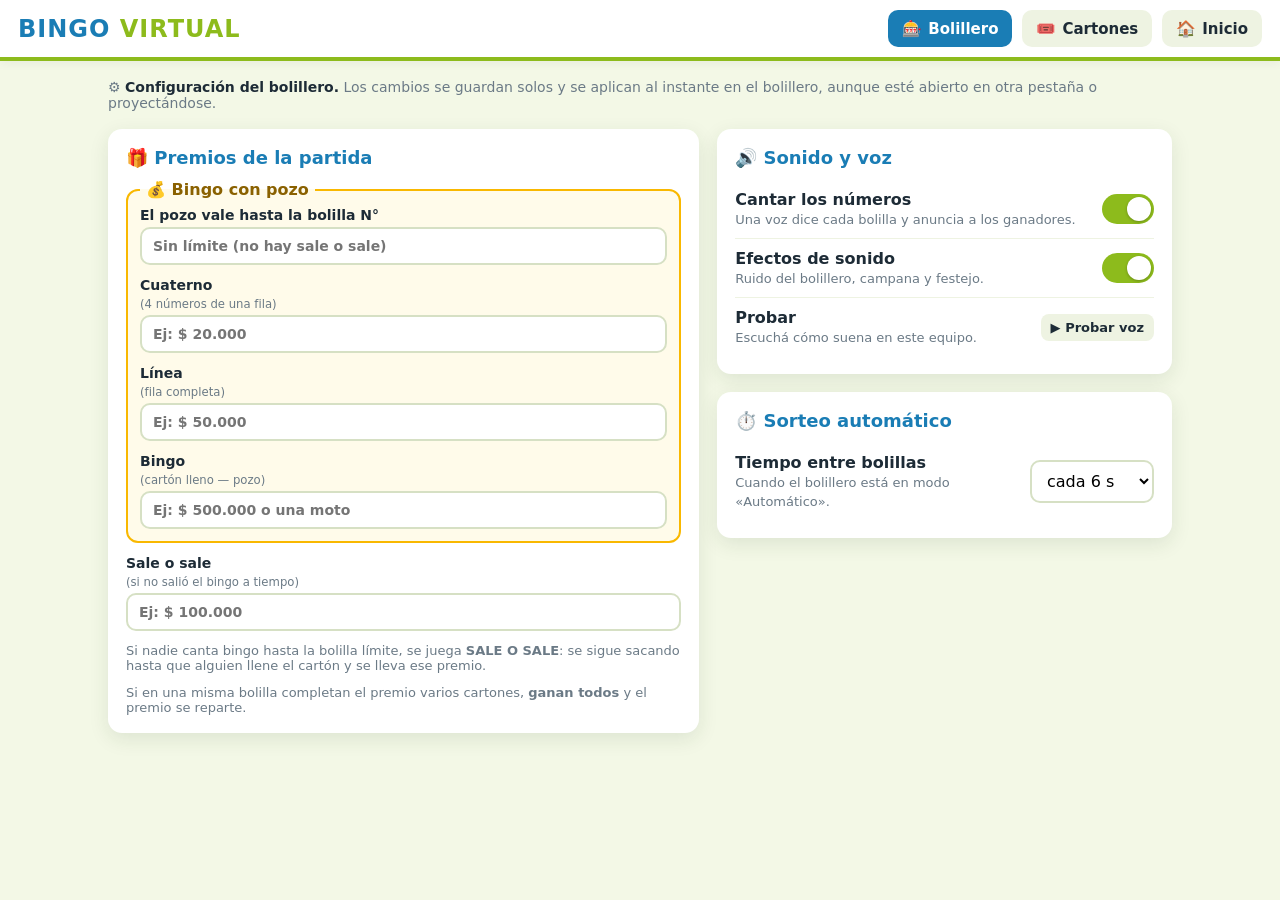
<file: configuracion.html>
<!DOCTYPE html>
<html lang="es">
<head>
    <meta charset="UTF-8">
    <meta name="viewport" content="width=device-width, initial-scale=1.0, viewport-fit=cover">
    <title>Bingo Virtual - Configuración</title>
    <link rel="stylesheet" href="bingo.css">
    <style>
        .pagina { max-width: 1100px; margin: 0 auto; padding: 18px; display: grid; grid-template-columns: minmax(0, 1.3fr) minmax(0, 1fr); gap: 18px; align-items: start; }
        @media (max-width: 860px) { .pagina { grid-template-columns: 1fr; padding: 10px; gap: 12px; } }
        .col { display: flex; flex-direction: column; gap: 18px; min-width: 0; }
        @media (max-width: 860px) { .col { gap: 12px; } }
        .intro { grid-column: 1 / -1; margin: 0; color: var(--gris); font-size: 14px; }
        .intro b { color: var(--tinta); }

        .form { display: flex; flex-direction: column; gap: 12px; }
        .form label { display: flex; flex-direction: column; gap: 4px; font-weight: 700; font-size: 14px; }
        .form small { font-weight: 400; color: var(--gris); }
        .form input { width: 100%; }
        .fs-pozo { border: 2px solid var(--oro); border-radius: 12px; padding: 8px 12px 12px; margin: 0; display: flex; flex-direction: column; gap: 12px; background: #fffbea; min-width: 0; }
        .fs-pozo legend { font-weight: 900; color: #8a6100; padding: 0 6px; }
        .ayuda { margin: 0; font-size: 13px; color: var(--gris); }

        .chances { font-size: 13px; background: #fff; border-radius: 10px; padding: 10px 12px; border: 1px solid var(--borde); }
        .chances:empty { display: none; }
        .chances .barras { display: grid; grid-template-columns: auto 1fr auto; gap: 5px 8px; align-items: center; margin: 8px 0 4px; }
        .chances .bar { height: 8px; border-radius: 99px; background: #eef3e2; overflow: hidden; }
        .chances .bar i { display: block; height: 100%; border-radius: 99px; }
        .chances .pct { font-weight: 800; text-align: right; min-width: 42px; }
        .chances .aviso { margin-top: 8px; padding: 7px 9px; border-radius: 8px; background: #fff3cd; color: #8a6100; font-weight: 600; }
        .chances .ok { margin-top: 8px; padding: 7px 9px; border-radius: 8px; background: #edf7d9; color: var(--verde-osc); font-weight: 600; }
        .chances .nota { color: var(--gris); font-size: 12px; margin-top: 6px; }

        .opcion { display: flex; align-items: center; justify-content: space-between; gap: 12px; padding: 10px 0; border-bottom: 1px solid #eef3e2; }
        .opcion:last-child { border-bottom: 0; }
        .opcion .txt b { display: block; }
        .opcion .txt span { font-size: 13px; color: var(--gris); }
        .interruptor { position: relative; width: 52px; height: 30px; flex: none; }
        .interruptor input { opacity: 0; width: 0; height: 0; position: absolute; }
        .interruptor i { position: absolute; inset: 0; background: #cfd8c4; border-radius: 99px; cursor: pointer; transition: background .2s; }
        .interruptor i::after { content: ""; position: absolute; top: 3px; left: 3px; width: 24px; height: 24px; border-radius: 50%; background: #fff; box-shadow: 0 1px 3px rgba(0,0,0,.25); transition: transform .2s; }
        .interruptor input:checked + i { background: var(--verde); }
        .interruptor input:checked + i::after { transform: translateX(22px); }
        .interruptor input:focus-visible + i { outline: 3px solid var(--azul); outline-offset: 2px; }

        .opcion select { flex: none; min-width: 120px; }
        .guardado { font-size: 13px; color: var(--verde-osc); font-weight: 700; opacity: 0; transition: opacity .3s; }
        .guardado.ver { opacity: 1; }
        .panel h2 { display: flex; justify-content: space-between; align-items: center; gap: 8px; }
    </style>
</head>
<body>

<header class="topbar">
    <div class="marca">BINGO <span>VIRTUAL</span></div>
    <a class="btn btn-azul" href="bolillero.html" title="Ir al bolillero"><span class="ico">🎰</span><span class="txt">Bolillero</span></a>
    <a class="btn" href="registrar_cartones.html" title="Cartones"><span class="ico">🎟️</span><span class="txt">Cartones</span></a>
    <a class="btn" href="index.html" title="Inicio"><span class="ico">🏠</span><span class="txt">Inicio</span></a>
</header>

<main class="pagina">
    <p class="intro">⚙️ <b>Configuración del bolillero.</b> Los cambios se guardan solos y se aplican al instante en el bolillero, aunque esté abierto en otra pestaña o proyectándose.</p>

    <div class="col">
        <section class="panel">
            <h2>🎁 Premios de la partida <span class="guardado" id="guardadoPremios">✔ Guardado</span></h2>
            <form class="form" id="formPremios" autocomplete="off" onsubmit="return false">
                <fieldset class="fs-pozo">
                    <legend>💰 Bingo con pozo</legend>
                    <label>El pozo vale hasta la bolilla N°<input type="number" id="prLimite" min="15" max="89" inputmode="numeric" placeholder="Sin límite (no hay sale o sale)"></label>
                    <div class="chances" id="chances" aria-live="polite"></div>
                    <label>Cuaterno <small>(4 números de una fila)</small><input type="text" id="prCuaterno" placeholder="Ej: $ 20.000"></label>
                    <label>Línea <small>(fila completa)</small><input type="text" id="prLinea" placeholder="Ej: $ 50.000"></label>
                    <label>Bingo <small>(cartón lleno — pozo)</small><input type="text" id="prBingo" placeholder="Ej: $ 500.000 o una moto"></label>
                </fieldset>
                <label>Sale o sale <small>(si no salió el bingo a tiempo)</small><input type="text" id="prSale" placeholder="Ej: $ 100.000"></label>
                <p class="ayuda">Si nadie canta bingo hasta la bolilla límite, se juega <b>SALE O SALE</b>: se sigue sacando hasta que alguien llene el cartón y se lleva ese premio.</p>
                <p class="ayuda">Si en una misma bolilla completan el premio varios cartones, <b>ganan todos</b> y el premio se reparte.</p>
            </form>
        </section>
    </div>

    <div class="col">
        <section class="panel">
            <h2>🔊 Sonido y voz <span class="guardado" id="guardadoSonido">✔ Guardado</span></h2>
            <div class="opcion">
                <div class="txt"><b>Cantar los números</b><span>Una voz dice cada bolilla y anuncia a los ganadores.</span></div>
                <label class="interruptor"><input type="checkbox" id="optVoz"><i></i></label>
            </div>
            <div class="opcion">
                <div class="txt"><b>Efectos de sonido</b><span>Ruido del bolillero, campana y festejo.</span></div>
                <label class="interruptor"><input type="checkbox" id="optSonido"><i></i></label>
            </div>
            <div class="opcion">
                <div class="txt"><b>Probar</b><span>Escuchá cómo suena en este equipo.</span></div>
                <button class="btn btn-chico" id="btnProbar" type="button">▶ Probar voz</button>
            </div>
        </section>

        <section class="panel">
            <h2>⏱️ Sorteo automático <span class="guardado" id="guardadoAuto">✔ Guardado</span></h2>
            <div class="opcion">
                <div class="txt"><b>Tiempo entre bolillas</b><span>Cuando el bolillero está en modo «Automático».</span></div>
                <select id="optVelocidad">
                    <option value="4">cada 4 s</option>
                    <option value="6">cada 6 s</option>
                    <option value="8">cada 8 s</option>
                    <option value="10">cada 10 s</option>
                    <option value="12">cada 12 s</option>
                    <option value="15">cada 15 s</option>
                </select>
            </div>
        </section>
    </div>
</main>

<div class="toast" id="toast"></div>

<script src="bingo-core.js"></script>
<script>
    const $ = id => document.getElementById(id);
    const leer = (k, def) => { try { return Object.assign(def, JSON.parse(localStorage.getItem(k) || '{}')); } catch (e) { return def; } };
    const premios = leer('bingoPremios', { cuaterno: '', linea: '', bingo: '', limite: '', saleosale: '' });
    const prefs = leer('bingoPrefs', { voz: true, sonido: true, velocidad: 6 });

    function avisarGuardado(id) {
        const el = $(id); el.classList.add('ver');
        clearTimeout(el._h); el._h = setTimeout(() => el.classList.remove('ver'), 1500);
    }

    /* ---------- Premios ---------- */
    const campos = { prCuaterno: 'cuaterno', prLinea: 'linea', prBingo: 'bingo', prLimite: 'limite', prSale: 'saleosale' };
    function cargarPremios() { Object.entries(campos).forEach(([id, k]) => { if (document.activeElement !== $(id)) $(id).value = premios[k] || ''; }); }
    let tGuardar = null;
    Object.keys(campos).forEach(id => $(id).addEventListener('input', () => {
        clearTimeout(tGuardar);
        tGuardar = setTimeout(() => {
            Object.entries(campos).forEach(([i, k]) => premios[k] = $(i).value.trim());
            localStorage.setItem('bingoPremios', JSON.stringify(premios));
            avisarGuardado('guardadoPremios');
            calcularChances();
        }, 300);
    }));

    // Chance de que salgan los premios antes del límite (simulación; el sorteo real no se toca)
    let simCache = null;
    function cartonesEnJuego() {
        return Bingo.cargarCartones().filter(c => (c.comprador || '').trim().toLowerCase() !== 'sin vender');
    }
    function calcularChances() {
        const caja = $('chances');
        const lim = parseInt($('prLimite').value);
        if (!(lim > 0)) { caja.innerHTML = ''; return; }
        const enJuego = cartonesEnJuego();
        const total = Bingo.cargarCartones().length;
        if (!enJuego.length) {
            caja.innerHTML = '<div class="aviso">Cargá los cartones vendidos para calcular la chance de que salgan los premios antes del límite.</div>';
            return;
        }
        const clave = enJuego.map(c => c.id + c.numeros.join('.')).join(',');
        if (!simCache || simCache.clave !== clave) {
            const sims = Math.max(800, Math.min(3000, Math.round(60000 / enJuego.length)));
            simCache = { clave, sims, res: Bingo.simular(enJuego, sims) };
        }
        const r = simCache.res;
        const pc = k => Math.round(Bingo.probHasta(r[k], lim) * 100);
        const fila = (nombre, k, color) => { const v = pc(k); return `<span>${nombre}</span><span class="bar"><i style="width:${v}%;background:${color}"></i></span><span class="pct">${v}%</span>`; };
        const pCu = pc('cuaterno'), pLi = pc('linea');
        const sugerido = Math.min(89, Bingo.percentil(r.linea, .9));
        let msj;
        if (pCu < 90 || pLi < 90) {
            msj = `<div class="aviso">⚠ Con este límite ${pLi < 90 ? 'la línea' : 'el cuaterno'} puede no salir a tiempo (sale ${Math.min(pCu, pLi)} de cada 100 partidas).`
                + (sugerido > lim ? ` Para que la línea salga 9 de cada 10 veces, poné el límite en la bolilla <b>${sugerido}</b> o más.` : '') + '</div>';
        } else {
            msj = '<div class="ok">✔ Con este límite, cuaterno y línea salen casi siempre antes del final del pozo.</div>';
        }
        caja.innerHTML = `<b>Chance de que salga hasta la bolilla ${lim}</b> <span style="color:var(--gris)">(${enJuego.length} cartones en juego)</span>
            <div class="barras">${fila('Cuaterno', 'cuaterno', '#26a69a')}${fila('Línea', 'linea', '#f9b800')}${fila('Bingo (pozo)', 'bingo', '#e53935')}</div>
            ${msj}
            <div class="nota">Es un cálculo con ${simCache.sims.toLocaleString('es-AR')} partidas simuladas al azar. El sorteo real no se modifica.${total > enJuego.length ? ` No se cuentan ${total - enJuego.length} cartones "Sin vender".` : ''}</div>`;
    }

    /* ---------- Sonido, voz y automático ---------- */
    function cargarPrefs() {
        $('optVoz').checked = !!prefs.voz;
        $('optSonido').checked = !!prefs.sonido;
        $('optVelocidad').value = String(prefs.velocidad);
        if (!$('optVelocidad').value) $('optVelocidad').value = '6';
    }
    function guardarPrefs(aviso) { localStorage.setItem('bingoPrefs', JSON.stringify(prefs)); avisarGuardado(aviso); }
    $('optVoz').onchange = e => { prefs.voz = e.target.checked; guardarPrefs('guardadoSonido'); };
    $('optSonido').onchange = e => { prefs.sonido = e.target.checked; guardarPrefs('guardadoSonido'); };
    $('optVelocidad').onchange = e => { prefs.velocidad = +e.target.value; guardarPrefs('guardadoAuto'); };
    $('btnProbar').onclick = () => {
        if (!('speechSynthesis' in window)) { alertaToast('Este navegador no tiene voz.'); return; }
        speechSynthesis.cancel();
        const u = new SpeechSynthesisUtterance('Bolilla 23. dos, tres');
        u.lang = 'es-AR'; u.rate = .9;
        const v = speechSynthesis.getVoices().find(v => v.lang === 'es-AR') || speechSynthesis.getVoices().find(v => v.lang && v.lang.startsWith('es'));
        if (v) u.voice = v;
        speechSynthesis.speak(u);
    };
    function alertaToast(msg) {
        const t = $('toast'); t.textContent = msg; t.classList.add('ver');
        clearTimeout(t._h); t._h = setTimeout(() => t.classList.remove('ver'), 2200);
    }

    // Si se cambia algo desde otra pestaña, reflejarlo
    window.addEventListener('storage', e => {
        if (e.key === 'bingoPremios') { Object.assign(premios, JSON.parse(e.newValue || '{}')); cargarPremios(); calcularChances(); }
        if (e.key === 'bingoPrefs') { Object.assign(prefs, JSON.parse(e.newValue || '{}')); cargarPrefs(); }
        if (e.key === 'cartones') calcularChances();
    });

    cargarPremios();
    cargarPrefs();
    calcularChances();
</script>
</body>
</html>
</file>
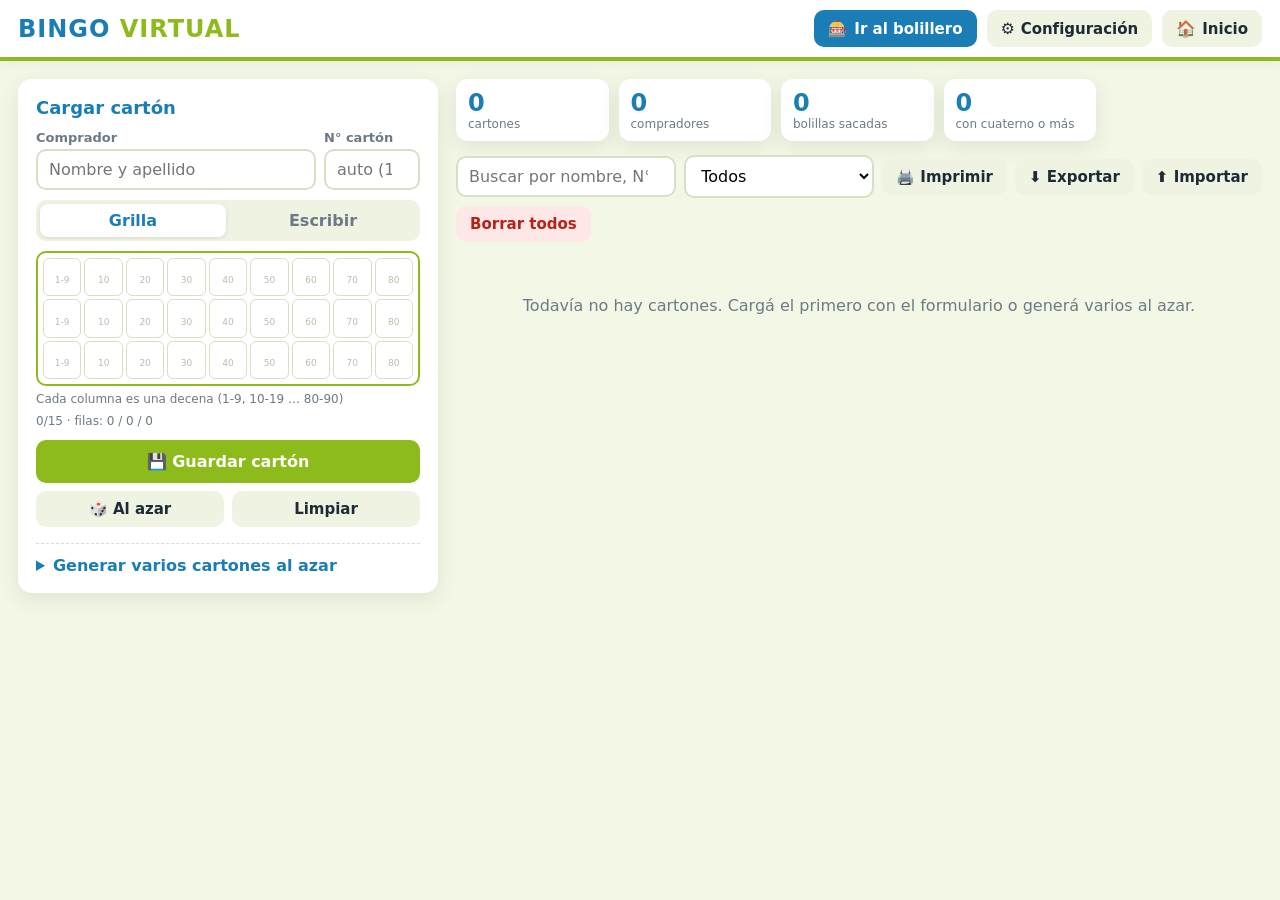
<file: registrar_cartones.html>
<!DOCTYPE html>
<html lang="es">
<head>
    <meta charset="UTF-8">
    <meta name="viewport" content="width=device-width, initial-scale=1.0, viewport-fit=cover">
    <title>Bingo Virtual - Cartones</title>
    <link rel="stylesheet" href="bingo.css">
    <style>
        .pagina {
            display: grid; grid-template-columns: minmax(330px, 420px) 1fr; gap: 18px;
            padding: 18px; max-width: 1500px; margin: 0 auto; align-items: start;
        }
        .pagina > * { min-width: 0; }
        @media (max-width: 900px) { .pagina { grid-template-columns: 1fr; padding: 10px; gap: 14px; } }
        @media (min-width: 901px) and (max-width: 1150px) { .pagina { grid-template-columns: 320px 1fr; } }
        .form-panel { position: sticky; top: 72px; max-height: calc(100dvh - 84px); overflow: auto; }
        @media (max-width: 900px) { .form-panel { position: static; max-height: none; } }

        .campo { display: flex; flex-direction: column; gap: 4px; margin-bottom: 10px; }
        .campo label { font-size: 13px; font-weight: 700; color: var(--gris); }
        .fila2 { display: grid; grid-template-columns: minmax(0, 1fr) 96px; gap: 8px; }
        .campo input { width: 100%; }

        .tabs { display: flex; gap: 4px; background: #eef3e2; padding: 4px; border-radius: 10px; margin-bottom: 10px; }
        .tabs button { flex: 1; border: 0; background: none; padding: 7px; border-radius: 8px; font-weight: 700; cursor: pointer; color: var(--gris); }
        .tabs button.activo { background: #fff; color: var(--azul); box-shadow: 0 1px 4px rgba(0,0,0,.1); }

        .editor { display: grid; grid-template-columns: repeat(9, minmax(0, 1fr)); gap: 3px; border: 2px solid var(--verde); border-radius: 10px; padding: 5px; }
        .editor input {
            width: 100%; min-width: 0; aspect-ratio: 1/1; text-align: center; padding: 0; border-radius: 6px;
            border: 1.5px solid var(--borde); font-weight: 800; font-size: clamp(13px, 4vw, 17px); -moz-appearance: textfield;
        }
        .editor input::-webkit-outer-spin-button, .editor input::-webkit-inner-spin-button { -webkit-appearance: none; margin: 0; }
        .editor input::placeholder { font-size: clamp(7px, 2vw, 9px); color: #b5c0a8; font-weight: 400; }
        .editor input.lleno { background: #eaf4fb; border-color: var(--azul); }
        .editor input.mal { background: #fde8e7; border-color: var(--rojo); }
        .editor-info { display: flex; justify-content: space-between; gap: 8px; flex-wrap: wrap; font-size: 12px; color: var(--gris); margin-top: 6px; }
        .editor-info span.ok { color: var(--verde-osc); font-weight: 700; }
        textarea {
            width: 100%; min-height: 110px; font: inherit; padding: 10px; border-radius: 10px;
            border: 2px solid var(--borde); resize: vertical; outline: none;
        }
        textarea:focus { border-color: var(--azul); }
        .ayuda { font-size: 12px; color: var(--gris); margin: 6px 0 0; }

        .acciones { display: flex; gap: 8px; flex-wrap: wrap; margin-top: 12px; }
        .acciones .btn-verde { flex: 1 1 100%; font-size: 16px; padding: 12px; }
        .acciones .btn:not(.btn-verde) { flex: 1; }
        .mensajes { margin-top: 10px; font-size: 14px; }
        .mensajes .err { background: #fde8e7; color: #b42318; padding: 8px 10px; border-radius: 8px; margin-bottom: 6px; }
        .mensajes .avi { background: #fff3cd; color: #8a6100; padding: 8px 10px; border-radius: 8px; margin-bottom: 6px; }
        .editando { background: #eaf4fb; color: var(--azul-osc); padding: 8px 10px; border-radius: 8px; margin-bottom: 10px; font-weight: 700; display: none; }

        details.lote { margin-top: 16px; border-top: 1px dashed var(--borde); padding-top: 12px; }
        details.lote summary { cursor: pointer; font-weight: 700; color: var(--azul); }
        .lote-fila { display: flex; gap: 8px; margin-top: 10px; flex-wrap: wrap; }

        .barra-lista { display: flex; gap: 8px; flex-wrap: wrap; align-items: center; margin-bottom: 14px; }
        .barra-lista input[type=search] { flex: 1 1 220px; min-width: 0; }
        .barra-lista select { flex: 0 1 190px; }
        @media (max-width: 600px) { .barra-lista .btn { flex: 1; padding: 8px 6px; font-size: 13px; } .barra-lista select { flex: 1 1 100%; } }
        .stats { display: grid; grid-template-columns: repeat(4, minmax(0, 1fr)); gap: 10px; margin-bottom: 14px; max-width: 640px; }
        .stat { background: #fff; border-radius: 12px; padding: 10px 12px; box-shadow: var(--sombra); min-width: 0; }
        .stat b { display: block; font-size: clamp(18px, 4vw, 24px); color: var(--azul); }
        .stat span { font-size: 12px; color: var(--gris); display: block; overflow: hidden; text-overflow: ellipsis; white-space: nowrap; }
        .cartones { display: grid; grid-template-columns: repeat(auto-fill, minmax(min(250px, 100%), 1fr)); gap: 14px; align-items: start; }
        @media (min-width: 1700px) { .cartones { grid-template-columns: repeat(auto-fill, minmax(300px, 1fr)); } }
        .carton-pie .acc { margin-left: auto; display: flex; gap: 4px; }
        .carton-pie .acc button { border: 0; background: #eef3e2; border-radius: 6px; padding: 3px 7px; cursor: pointer; font-size: 13px; }
        .carton-pie .acc button:hover { background: #e2ebcf; }
        .carton.resaltado { outline: 3px solid var(--azul); outline-offset: 2px; }
        .vacio-lista { grid-column: 1 / -1; text-align: center; color: var(--gris); padding: 40px 10px; }

        @media print {
            .topbar, .form-panel, .barra-lista, .stats, .acc, .toast, .modal { display: none !important; }
            body { background: #fff; }
            .pagina { display: block; padding: 0; }
            .cartones { grid-template-columns: 1fr 1fr; gap: 10px; }
            .carton { break-inside: avoid; box-shadow: none; }
            .carton-pie .barra, .carton-pie .badge, .carton-pie > span:first-child { display: none; }
            * { -webkit-print-color-adjust: exact; print-color-adjust: exact; }
        }
    </style>
</head>
<body>

<header class="topbar">
    <div class="marca">BINGO <span>VIRTUAL</span></div>
    <a class="btn btn-azul" href="bolillero.html" title="Ir al bolillero"><span class="ico">🎰</span><span class="txt">Ir al bolillero</span></a>
    <a class="btn" href="configuracion.html" title="Configuración"><span class="ico">⚙️</span><span class="txt">Configuración</span></a>
    <a class="btn" href="index.html" title="Inicio"><span class="ico">🏠</span><span class="txt">Inicio</span></a>
</header>

<main class="pagina">
    <section class="panel form-panel">
        <h2 id="formTitulo">Cargar cartón</h2>
        <div class="editando" id="avisoEditando"></div>
        <form id="form" autocomplete="off">
            <div class="fila2">
                <div class="campo">
                    <label for="comprador">Comprador</label>
                    <input type="text" id="comprador" placeholder="Nombre y apellido" list="listaCompradores" required>
                    <datalist id="listaCompradores"></datalist>
                </div>
                <div class="campo">
                    <label for="numero">N° cartón</label>
                    <input type="number" id="numero" min="1" placeholder="auto">
                </div>
            </div>

            <div class="tabs">
                <button type="button" data-tab="grilla" class="activo">Grilla</button>
                <button type="button" data-tab="texto">Escribir</button>
            </div>

            <div id="tabGrilla">
                <div class="editor" id="editor"></div>
                <div class="editor-info"><span>Cada columna es una decena (1-9, 10-19 … 80-90)</span><span id="contador">0/15</span></div>
            </div>
            <div id="tabTexto" hidden>
                <textarea id="texto" placeholder="Ej: 3, 15, 27, 48, 70&#10;8, 22, 39, 51, 84&#10;12, 33, 45, 66, 90"></textarea>
                <p class="ayuda">15 números separados por coma, espacio o renglón. Se toman de a 5 por fila, en el orden escrito.</p>
            </div>

            <div class="mensajes" id="mensajes"></div>

            <div class="acciones">
                <button type="submit" class="btn btn-verde" id="btnGuardar">💾 Guardar cartón</button>
                <button type="button" class="btn" id="btnAzar" title="Completar con un cartón válido al azar">🎲 Al azar</button>
                <button type="button" class="btn" id="btnLimpiar">Limpiar</button>
            </div>
        </form>

        <details class="lote">
            <summary>Generar varios cartones al azar</summary>
            <div class="lote-fila">
                <input type="number" id="loteCant" min="1" max="200" value="10" style="width:90px">
                <input type="text" id="loteComp" placeholder="Comprador (opcional)" style="flex:1">
                <button class="btn btn-azul" id="btnLote">Generar</button>
            </div>
            <p class="ayuda">Se numeran a partir del próximo N° libre. Útil para imprimir y vender.</p>
        </details>
    </section>

    <section>
        <div class="stats" id="stats"></div>
        <div class="barra-lista">
            <input type="search" id="buscar" placeholder="Buscar por nombre, N° de cartón o número…">
            <select id="filtro">
                <option value="todos">Todos</option>
                <option value="premio">Con premio (cuaterno, línea o bingo)</option>
                <option value="cerca">A 1 número</option>
            </select>
            <button class="btn" id="btnImprimir" title="Imprimir los cartones listados">🖨️ Imprimir</button>
            <button class="btn" id="btnExportar" title="Descargar copia de seguridad">⬇️ Exportar</button>
            <label class="btn" title="Cargar copia de seguridad">⬆️ Importar<input type="file" id="importar" accept=".json,application/json" hidden></label>
            <button class="btn btn-rojo" id="btnBorrarTodos">Borrar todos</button>
        </div>
        <div class="cartones" id="lista"></div>
    </section>
</main>

<div class="modal" id="modalConfirmar">
    <div class="modal-caja" style="width:min(420px,100%)">
        <h3 id="confTitulo">¿Seguro?</h3>
        <p id="confTexto" style="margin:0 0 16px"></p>
        <div style="display:flex;gap:8px;justify-content:flex-end">
            <button class="btn" id="confNo">Cancelar</button>
            <button class="btn btn-rojo" id="confSi">Sí, borrar</button>
        </div>
    </div>
</div>
<div class="toast" id="toast"></div>

<script src="bingo-core.js"></script>
<script>
    const $ = id => document.getElementById(id);
    let cartones = Bingo.cargarCartones();
    let estado = Bingo.cargarEstado();
    let editarId = null;
    let tab = 'grilla';
    let imprimiendo = false;

    function toast(msg) {
        const t = $('toast'); t.textContent = msg; t.classList.add('ver');
        clearTimeout(t._h); t._h = setTimeout(() => t.classList.remove('ver'), 2400);
    }
    function guardar() { Bingo.guardarCartones(cartones); }

    /* ---------- Editor de grilla ---------- */
    const celdas = [];
    (function crearEditor() {
        const ed = $('editor');
        for (let f = 0; f < 3; f++) for (let c = 0; c < 9; c++) {
            const r = Bingo.rangoColumna(c);
            const inp = document.createElement('input');
            inp.type = 'number'; inp.min = r.min; inp.max = r.max; inp.inputMode = 'numeric';
            inp.placeholder = c === 0 ? '1-9' : c + '0';
            inp.dataset.f = f; inp.dataset.c = c;
            inp.setAttribute('aria-label', `Fila ${f + 1}, columna ${r.min} a ${r.max}`);
            inp.addEventListener('input', revisarEditor);
            inp.addEventListener('keydown', moverConFlechas);
            ed.appendChild(inp);
            celdas.push(inp);
        }
    })();

    function moverConFlechas(e) {
        const i = celdas.indexOf(e.target);
        // Flechas arriba/abajo cambian de fila (en vez de sumar/restar al número)
        if (e.key === 'ArrowDown' || e.key === 'ArrowUp') {
            e.preventDefault();
            const j = i + (e.key === 'ArrowDown' ? 9 : -9);
            if (celdas[j]) celdas[j].focus();
        }
    }

    function revisarEditor() {
        let total = 0;
        celdas.forEach(inp => {
            const v = inp.value.trim();
            inp.classList.remove('lleno', 'mal');
            if (v === '') return;
            total++;
            const n = +v, r = Bingo.rangoColumna(+inp.dataset.c);
            inp.classList.add(n >= r.min && n <= r.max && Number.isInteger(n) ? 'lleno' : 'mal');
        });
        const porFila = [0, 1, 2].map(f => celdas.filter(i => +i.dataset.f === f && i.value.trim() !== '').length);
        const ok = total === 15 && porFila.every(x => x === 5);
        $('contador').textContent = `${total}/15 · filas: ${porFila.join(' / ')}`;
        $('contador').className = ok ? 'ok' : '';
    }

    function leerEditor() {
        const errores = [];
        const numeros = [];
        for (let f = 0; f < 3; f++) {
            const fila = celdas.filter(i => +i.dataset.f === f && i.value.trim() !== '');
            if (fila.length !== 5) errores.push(`La fila ${f + 1} tiene ${fila.length} números; debe tener 5.`);
            fila.forEach(i => {
                const n = +i.value, r = Bingo.rangoColumna(+i.dataset.c);
                if (!(n >= r.min && n <= r.max)) errores.push(`El ${i.value} no va en la columna ${r.min}-${r.max}.`);
                numeros.push(n);
            });
        }
        return { numeros, errores };
    }

    function ponerEnEditor(numeros) {
        celdas.forEach(i => i.value = '');
        const g = Bingo.grilla(numeros);
        if (!g) return false;
        g.forEach((fila, f) => fila.forEach((n, c) => { if (n != null) celdas[f * 9 + c].value = n; }));
        revisarEditor();
        return true;
    }

    function leerTexto() {
        const nums = ($('texto').value.match(/\d+/g) || []).map(Number);
        return { numeros: nums, errores: [] };
    }

    function cambiarTab(t) {
        tab = t;
        document.querySelectorAll('.tabs button').forEach(b => b.classList.toggle('activo', b.dataset.tab === t));
        $('tabGrilla').hidden = t !== 'grilla';
        $('tabTexto').hidden = t !== 'texto';
    }
    document.querySelectorAll('.tabs button').forEach(b => b.onclick = () => {
        // pasar lo cargado de una pestaña a la otra
        if (b.dataset.tab === 'texto' && tab === 'grilla') {
            const { numeros } = leerEditor();
            if (numeros.length) $('texto').value = Bingo.filas(numeros).map(f => f.join(', ')).filter(Boolean).join('\n');
        } else if (b.dataset.tab === 'grilla' && tab === 'texto') {
            const { numeros } = leerTexto();
            if (numeros.length === 15 && !ponerEnEditor(numeros)) {
                mostrarMensajes([], ['Estos números no entran en la grilla clásica (dos de la misma decena en una fila). Seguí en "Escribir números".']);
                return;
            }
        }
        cambiarTab(b.dataset.tab);
    });

    function mostrarMensajes(errores, avisos) {
        $('mensajes').innerHTML = errores.map(e => `<div class="err">✖ ${Bingo.escapar(e)}</div>`).join('') +
            (avisos || []).map(a => `<div class="avi">⚠ ${Bingo.escapar(a)}</div>`).join('');
    }

    function limpiarForm() {
        editarId = null;
        $('form').reset();
        celdas.forEach(i => i.value = '');
        $('texto').value = '';
        revisarEditor();
        mostrarMensajes([], []);
        $('formTitulo').textContent = 'Cargar cartón';
        $('btnGuardar').textContent = '💾 Guardar cartón';
        $('avisoEditando').style.display = 'none';
        $('numero').placeholder = 'auto (' + Bingo.proximoNumero(cartones) + ')';
    }

    /* ---------- Guardar ---------- */
    $('form').addEventListener('submit', e => {
        e.preventDefault();
        const comprador = $('comprador').value.trim();
        const leido = tab === 'grilla' ? leerEditor() : leerTexto();
        const numeros = Bingo.filas(leido.numeros).flatMap(f => f.slice().sort((a, b) => a - b));
        const v = Bingo.validar(leido.numeros);
        const errores = leido.errores.concat(v.errores);
        const numero = $('numero').value ? parseInt($('numero').value) : null;

        if (!comprador) errores.unshift('Falta el nombre del comprador.');
        if (numero != null) {
            const otro = cartones.find(c => +c.numero === numero && c.id !== editarId);
            if (otro) errores.push(`Ya existe el cartón N° ${numero} (${otro.comprador}).`);
        }
        const igual = cartones.find(c => c.id !== editarId && Bingo.mismaCombinacion(c.numeros, numeros));
        if (igual && !errores.length) errores.push(`Estos números son iguales al cartón N° ${igual.numero} (${igual.comprador}).`);
        if (errores.length) { mostrarMensajes([...new Set(errores)], []); return; }

        if (editarId) {
            const c = cartones.find(c => c.id === editarId);
            Object.assign(c, { comprador, numeros, numero: numero || c.numero });
            toast(`Cartón N° ${c.numero} actualizado`);
            var idResaltar = c.id;
        } else {
            const nuevo = { id: Bingo.nuevoId(), numero: numero || Bingo.proximoNumero(cartones), comprador, numeros };
            cartones.push(nuevo);
            toast(`Cartón N° ${nuevo.numero} guardado`);
            var idResaltar = nuevo.id;
        }
        guardar();
        const avisos = v.avisos;
        limpiarForm();
        if (avisos.length) mostrarMensajes([], avisos);
        $('comprador').value = comprador; // facilita cargar varios del mismo comprador
        render(idResaltar);
        $('comprador').focus();
    });

    $('btnAzar').onclick = () => {
        const nums = Bingo.generarCarton();
        ponerEnEditor(nums);
        $('texto').value = Bingo.filas(nums).map(f => f.join(', ')).join('\n');
        cambiarTab('grilla');
        mostrarMensajes([], []);
    };
    $('btnLimpiar').onclick = limpiarForm;

    $('btnLote').onclick = () => {
        const cant = Math.max(1, Math.min(200, parseInt($('loteCant').value) || 0));
        const comp = $('loteComp').value.trim() || 'Sin vender';
        let n = Bingo.proximoNumero(cartones);
        let creados = 0;
        for (let i = 0; i < cant; i++) {
            let nums, intentos = 0;
            do { nums = Bingo.generarCarton(); } while (cartones.some(c => Bingo.mismaCombinacion(c.numeros, nums)) && ++intentos < 20);
            cartones.push({ id: Bingo.nuevoId(), numero: n++, comprador: comp, numeros: nums });
            creados++;
        }
        guardar(); render(); limpiarForm();
        toast(`Se generaron ${creados} cartones`);
    };

    /* ---------- Lista ---------- */
    function filtrados() {
        const q = $('buscar').value.trim().toLowerCase();
        const filtro = $('filtro').value;
        const sacadas = new Set(estado.drawnNumbers);
        return cartones.filter(c => {
            if (q) {
                const coincide = String(c.numero) === q || (c.comprador || '').toLowerCase().includes(q) ||
                    (/^\d+$/.test(q) && c.numeros.includes(+q));
                if (!coincide) return false;
            }
            if (filtro === 'todos') return true;
            const p = Bingo.progreso(c, sacadas);
            if (filtro === 'premio') return p.cuaterno || p.linea || p.bingo;
            if (filtro === 'cerca') return !p.bingo && (p.faltan.length === 1 || (!p.linea && p.maxFila >= 3));
            return true;
        }).sort((a, b) => (+a.numero) - (+b.numero));
    }

    function render(resaltar) {
        const sacadas = imprimiendo ? [] : estado.drawnNumbers;
        const ultima = imprimiendo ? null : estado.drawnNumbers[estado.drawnNumbers.length - 1];
        const lista = filtrados();
        const acc = c => `<span class="acc">
            <button data-acc="editar" data-id="${c.id}" title="Editar">✏️</button>
            <button data-acc="imprimir" data-id="${c.id}" title="Imprimir este cartón">🖨️</button>
            <button data-acc="borrar" data-id="${c.id}" title="Eliminar">🗑️</button></span>`;
        $('lista').innerHTML = lista.length
            ? lista.map(c => Bingo.htmlCarton(c, sacadas, ultima, acc(c))).join('')
            : `<div class="vacio-lista">${cartones.length ? 'Ningún cartón coincide con la búsqueda.' : 'Todavía no hay cartones. Cargá el primero con el formulario o generá varios al azar.'}</div>`;

        // estadísticas
        const comps = new Set(cartones.map(c => (c.comprador || '').trim().toLowerCase()).filter(Boolean));
        const set = new Set(estado.drawnNumbers);
        const premiados = cartones.filter(c => Bingo.progreso(c, set).cuaterno).length;
        $('stats').innerHTML = `
            <div class="stat"><b>${cartones.length}</b><span>cartones</span></div>
            <div class="stat"><b>${comps.size}</b><span>compradores</span></div>
            <div class="stat"><b>${estado.drawnNumbers.length}</b><span>bolillas sacadas</span></div>
            <div class="stat"><b>${premiados}</b><span>con cuaterno o más</span></div>`;
        $('listaCompradores').innerHTML = [...new Set(cartones.map(c => c.comprador).filter(Boolean))].map(n => `<option value="${Bingo.escapar(n)}">`).join('');

        if (resaltar) {
            const el = document.querySelector(`.carton[data-id="${resaltar}"]`);
            if (el) { el.classList.add('resaltado'); el.scrollIntoView({ block: 'nearest', behavior: 'smooth' }); setTimeout(() => el.classList.remove('resaltado'), 1800); }
        }
    }

    $('lista').addEventListener('click', e => {
        const b = e.target.closest('button[data-acc]');
        if (!b) return;
        const c = cartones.find(c => c.id === b.dataset.id);
        if (!c) return;
        if (b.dataset.acc === 'editar') editar(c);
        else if (b.dataset.acc === 'borrar') confirmar('¿Eliminar cartón?', `Se va a borrar el cartón N° ${c.numero} de ${c.comprador}.`, () => {
            cartones = cartones.filter(x => x.id !== c.id);
            if (editarId === c.id) limpiarForm();
            guardar(); render(); toast('Cartón eliminado');
        });
        else if (b.dataset.acc === 'imprimir') imprimir([c]);
    });

    function editar(c) {
        limpiarForm();
        editarId = c.id;
        $('comprador').value = c.comprador;
        $('numero').value = c.numero;
        $('texto').value = Bingo.filas(c.numeros).map(f => f.join(', ')).join('\n');
        cambiarTab(ponerEnEditor(c.numeros) ? 'grilla' : 'texto');
        $('formTitulo').textContent = 'Editar cartón';
        $('btnGuardar').textContent = '💾 Guardar cambios';
        $('avisoEditando').style.display = 'block';
        $('avisoEditando').innerHTML = `Editando el cartón N° ${Bingo.escapar(c.numero)} · <a href="#" id="cancelarEd">cancelar</a>`;
        $('cancelarEd').onclick = ev => { ev.preventDefault(); limpiarForm(); };
        $('comprador').focus();
        window.scrollTo({ top: 0, behavior: 'smooth' });
    }

    /* ---------- Imprimir / exportar / importar ---------- */
    function imprimir(soloEstos) {
        imprimiendo = true;
        if (soloEstos) {
            $('lista').innerHTML = soloEstos.map(c => Bingo.htmlCarton(c, [], null)).join('');
        } else render();
        setTimeout(() => { window.print(); imprimiendo = false; render(); }, 50);
    }
    $('btnImprimir').onclick = () => imprimir(null);

    $('btnExportar').onclick = () => {
        const blob = new Blob([JSON.stringify(cartones, null, 2)], { type: 'application/json' });
        const a = document.createElement('a');
        a.href = URL.createObjectURL(blob);
        a.download = `cartones-bingo-${new Date().toISOString().slice(0, 10)}.json`;
        a.click();
        setTimeout(() => URL.revokeObjectURL(a.href), 1000);
    };
    $('importar').onchange = e => {
        const f = e.target.files[0]; if (!f) return;
        const r = new FileReader();
        r.onload = () => {
            try {
                const datos = JSON.parse(r.result);
                if (!Array.isArray(datos)) throw 0;
                let agregados = 0, salteados = 0;
                datos.forEach(d => {
                    const nums = (d.numeros || []).map(Number);
                    if (Bingo.validar(nums).errores.length || cartones.some(c => Bingo.mismaCombinacion(c.numeros, nums))) { salteados++; return; }
                    const numero = d.numero && !cartones.some(c => +c.numero === +d.numero) ? d.numero : Bingo.proximoNumero(cartones);
                    cartones.push({ id: Bingo.nuevoId(), numero, comprador: String(d.comprador || 'Sin nombre'), numeros: nums });
                    agregados++;
                });
                guardar(); render(); limpiarForm();
                toast(`Importados: ${agregados}` + (salteados ? ` · salteados: ${salteados}` : ''));
            } catch (err) { toast('El archivo no es una copia válida de cartones'); }
            e.target.value = '';
        };
        r.readAsText(f);
    };

    $('btnBorrarTodos').onclick = () => {
        if (!cartones.length) return;
        confirmar('¿Borrar TODOS los cartones?', `Se van a borrar ${cartones.length} cartones. Te conviene exportar una copia antes.`, () => {
            cartones = []; guardar(); limpiarForm(); render(); toast('Se borraron todos los cartones');
        });
    };

    /* ---------- Confirmación ---------- */
    let accionConfirmar = null;
    function confirmar(titulo, texto, accion) {
        $('confTitulo').textContent = titulo; $('confTexto').textContent = texto;
        accionConfirmar = accion; $('modalConfirmar').classList.add('abierto');
    }
    $('confNo').onclick = () => $('modalConfirmar').classList.remove('abierto');
    $('confSi').onclick = () => { $('modalConfirmar').classList.remove('abierto'); if (accionConfirmar) accionConfirmar(); };
    document.addEventListener('keydown', e => { if (e.key === 'Escape') $('modalConfirmar').classList.remove('abierto'); });

    $('buscar').oninput = () => render();
    $('filtro').onchange = () => render();

    // Si el bolillero está abierto en otra pestaña, los cartones se marcan en vivo
    window.addEventListener('storage', e => {
        if (e.key === 'bingoState') { estado = Bingo.cargarEstado(); render(); }
        if (e.key === 'cartones') { cartones = Bingo.cargarCartones(); render(); }
    });

    limpiarForm();
    render();
</script>
</body>
</html>
</file>
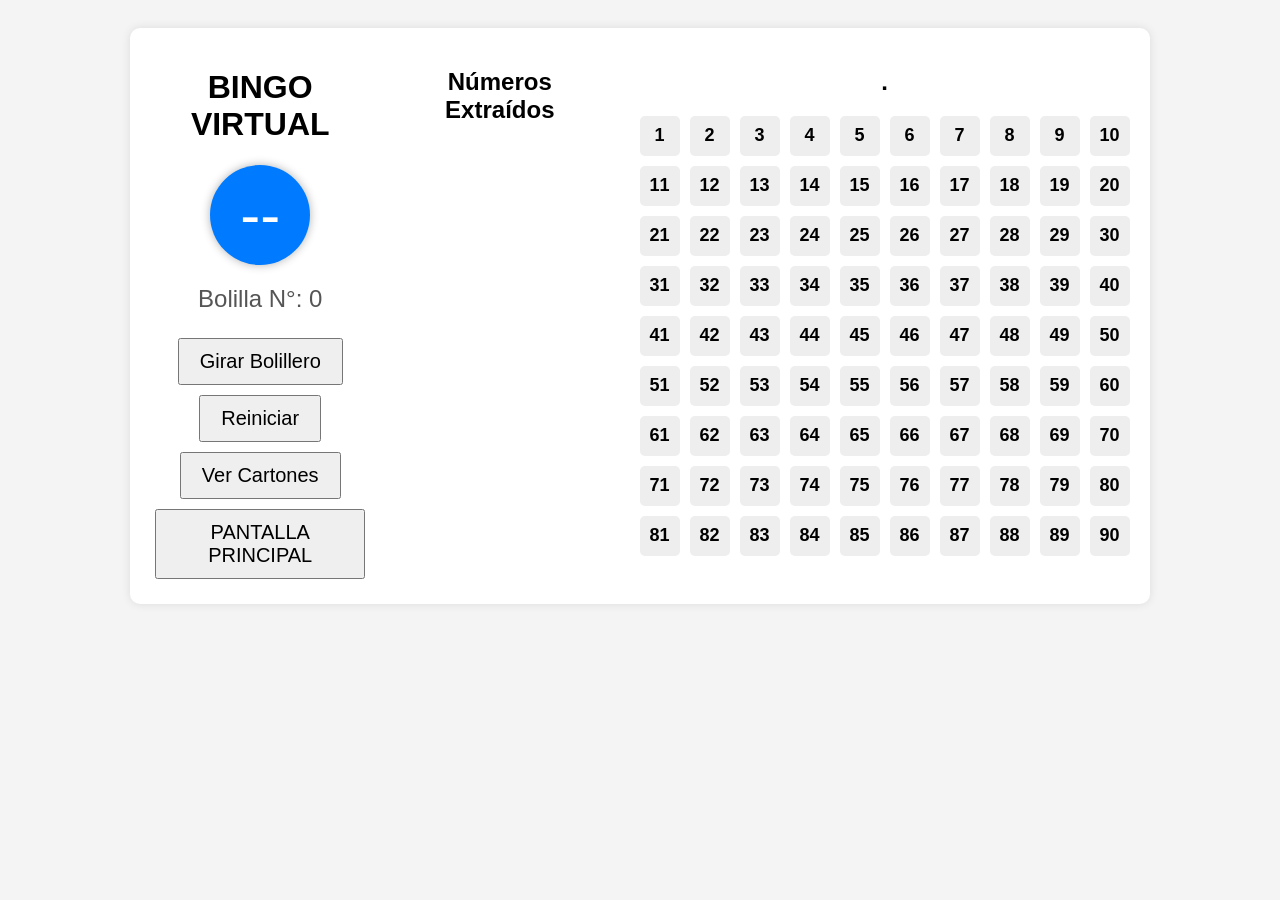
<file: bingo_virtual/bolillero.html>
<!DOCTYPE html>
<html lang="es">
<head>
    <meta charset="UTF-8">
    <meta name="viewport" content="width=device-width, initial-scale=1.0">
    <title>Bingo 90 Bolas - Bolillero</title>
    <style>
        body {
            font-family: Arial, sans-serif;
            display: flex;
            justify-content: center;
            align-items: flex-start;
            background-color: #f4f4f4;
            padding: 20px;
        }
        .container {
            text-align: center;
            background-color: #fff;
            padding: 20px;
            border-radius: 10px;
            box-shadow: 0 0 10px rgba(0,0,0,0.1);
            width: 80%;
            display: flex;
            flex-wrap: wrap;
        }
        .left-panel {
            flex: 1;
            margin-right: 20px;
        }
        .middle-panel {
            flex: 1;
            text-align: center;
        }
        .bingo-number {
            font-size: 60px;
            color: #fff;
            background-color: #007BFF;
            border-radius: 50%;
            width: 100px;
            height: 100px;
            display: flex;
            justify-content: center;
            align-items: center;
            margin: 0 auto;
            box-shadow: 0 0 10px rgba(0,0,0,0.3);
        }
        .bingo-buttons {
            margin-top: 20px;
        }
        .bingo-buttons button {
            font-size: 20px;
            padding: 10px 20px;
            margin: 5px;
            cursor: pointer;
        }
        .drawn-numbers {
            margin-top: 20px;
            display: flex;
            flex-wrap: wrap;
            justify-content: center;
        }
        .drawn-numbers span {
            font-size: 24px;
            display: inline-block;
            width: 40px;
            height: 40px;
            line-height: 40px;
            background-color: #ddd;
            border-radius: 50%;
            margin: 5px;
            text-align: center;
        }
        .last-drawn {
            color: red;
            font-weight: bold;
        }
        .bolilla-count {
            font-size: 24px;
            margin-top: 20px;
            color: #555;
        }
        .grid-container {
            display: grid;
            grid-template-columns: repeat(10, 1fr);
            grid-gap: 10px;
            margin-top: 20px;
        }
        .grid-item {
            width: 40px;
            height: 40px;
            display: flex;
            justify-content: center;
            align-items: center;
            background-color: #eee;
            border-radius: 5px;
            font-size: 18px;
            font-weight: bold;
        }
        .marked {
            background-color: #007BFF;
            color: white;
        }
    </style>
</head>
<body>

    <div class="container">
        <div class="left-panel">
            <h1>BINGO VIRTUAL</h1>
            <div id="bingoNumber" class="bingo-number">--</div>
            <div class="bolilla-count" id="bolillaCount">Bolilla N°: 0</div>
            <div class="bingo-buttons">
                <button id="drawButton">Girar Bolillero</button>
                <button id="resetButton">Reiniciar</button>
                <button id="viewCartonesButton">Ver Cartones</button>
                <button id="mainScreenButton">PANTALLA PRINCIPAL</button> <!-- Nuevo botón -->
            </div>
        </div>
        <div class="middle-panel">
            <h2>Números Extraídos</h2>
            <div class="drawn-numbers" id="drawnNumbers"></div>
        </div>
        <div style="margin-left: 30px;">
            <h2>.</h2>
            <div class="grid-container" id="numberGrid"></div>
        </div>
    </div>

    <script>
        const numbers = Array.from({ length: 90 }, (_, i) => i + 1);
        let drawnNumbers = [];
        const bingoNumberDiv = document.getElementById('bingoNumber');
        const drawnNumbersDiv = document.getElementById('drawnNumbers');
        const bolillaCountDiv = document.getElementById('bolillaCount');
        const drawButton = document.getElementById('drawButton');
        const resetButton = document.getElementById('resetButton');
        const viewCartonesButton = document.getElementById('viewCartonesButton');
        const mainScreenButton = document.getElementById('mainScreenButton'); // Nuevo botón
        const numberGridDiv = document.getElementById('numberGrid');

        // Llenar la cuadrícula de números del 1 al 90
        function generateNumberGrid() {
            numberGridDiv.innerHTML = numbers.map(num => `
                <div class="grid-item" id="grid-${num}">${num}</div>
            `).join('');
        }

        function drawNumber() {
            if (numbers.length > 0) {
                const randomIndex = Math.floor(Math.random() * numbers.length);
                const number = numbers.splice(randomIndex, 1)[0];
                drawnNumbers.push(number);
                bingoNumberDiv.textContent = number;
                updateDrawnNumbers();
                updateBolillaCount();
                markNumberOnGrid(number);
                checkWinners();
                saveGameState();
            } else {
                bingoNumberDiv.textContent = '¡Completado!';
                drawButton.disabled = true;
            }
        }

        function updateDrawnNumbers() {
            drawnNumbersDiv.innerHTML = drawnNumbers
                .slice().reverse()
                .map((num, index) => 
                    index === 0 
                        ? `<span class="last-drawn">${num}</span>` 
                        : `<span>${num}</span>`
                )
                .join('');
        }

        function updateBolillaCount() {
            bolillaCountDiv.textContent = `Bolilla N°: ${drawnNumbers.length}`;
        }

        function markNumberOnGrid(number) {
            const gridItem = document.getElementById(`grid-${number}`);
            if (gridItem) {
                gridItem.classList.add('marked');
            }
        }

        function resetGame() {
            numbers.length = 0;
            numbers.push(...Array.from({ length: 90 }, (_, i) => i + 1));
            drawnNumbers = [];
            bingoNumberDiv.textContent = '--';
            drawButton.disabled = false;
            drawnNumbersDiv.innerHTML = '';
            updateBolillaCount();
            generateNumberGrid();
            localStorage.removeItem('bingoState');
        }

        function saveGameState() {
            const gameState = {
                numbers: [...numbers],
                drawnNumbers: [...drawnNumbers]
            };
            localStorage.setItem('bingoState', JSON.stringify(gameState));
        }

        function loadGameState() {
            const savedState = JSON.parse(localStorage.getItem('bingoState'));
            if (savedState) {
                numbers.length = 0;
                numbers.push(...savedState.numbers);
                drawnNumbers = savedState.drawnNumbers;
                updateDrawnNumbers();
                updateBolillaCount();
                drawnNumbers.forEach(markNumberOnGrid);
            }
        }

        function checkWinners() {
            const cartones = JSON.parse(localStorage.getItem('cartones')) || [];
            cartones.forEach(carton => {
                const lineas = [
                    carton.numeros.slice(0, 5),
                    carton.numeros.slice(5, 10),
                    carton.numeros.slice(10, 15)
                ];

                lineas.forEach(linea => {
                    if (linea.every(num => drawnNumbers.includes(num))) {
                        alert(`¡Línea ganadora!\nComprador: ${carton.comprador}\nNúmeros ganadores: ${linea.join(', ')}`);
                    }
                });
            });
        }

        viewCartonesButton.addEventListener('click', () => {
            saveGameState(); // Guardar el estado antes de redirigir
            window.location.href = 'registrar_cartones.html';
        });

        mainScreenButton.addEventListener('click', () => { // Evento para el nuevo botón
            saveGameState(); // Guardar el estado antes de redirigir
            window.location.href = 'index.html';
        });

        drawButton.addEventListener('click', drawNumber);
        resetButton.addEventListener('click', resetGame);

        generateNumberGrid();
        loadGameState(); // Cargar el estado del juego si existe
    </script>

</body>
</html>
</file>
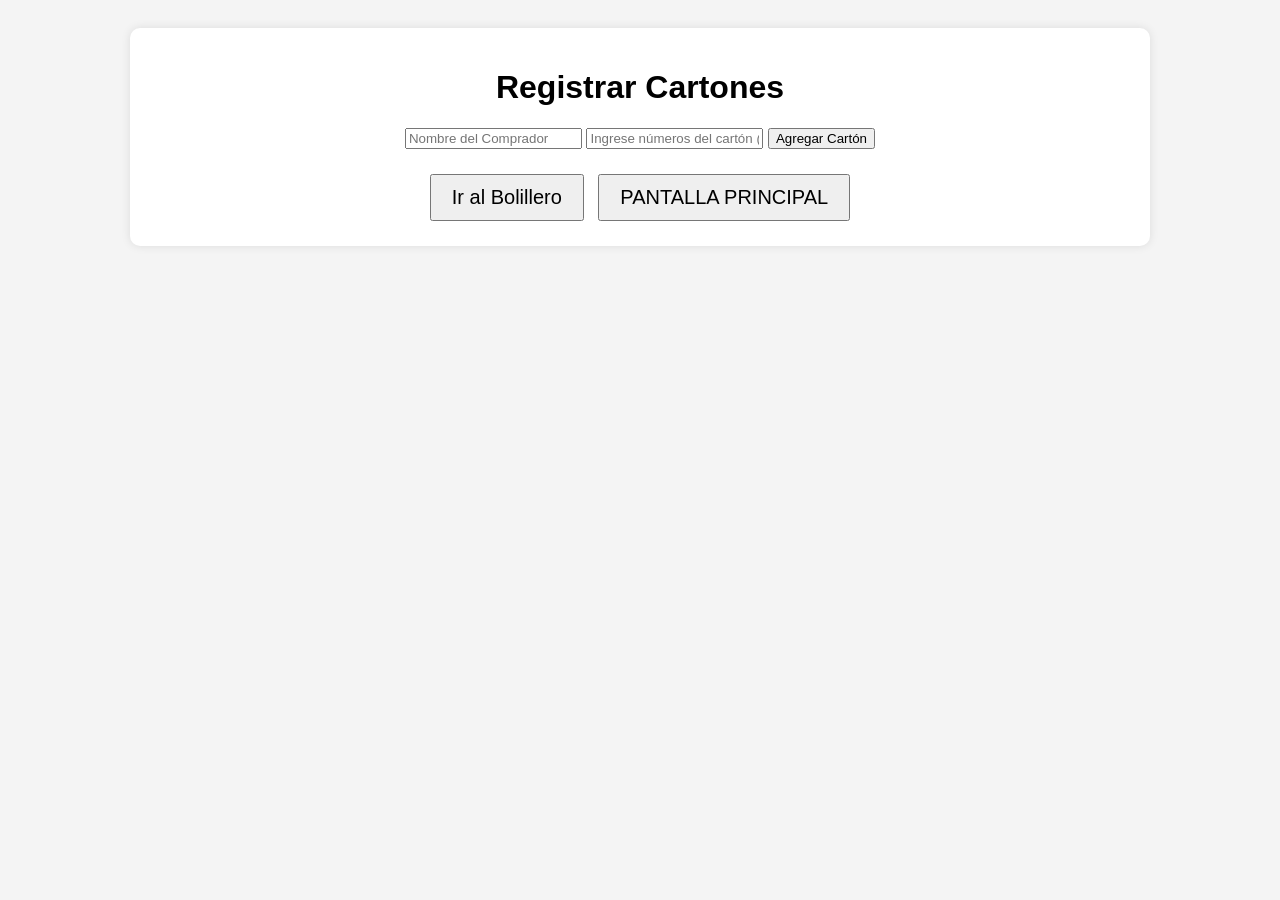
<file: bingo_virtual/registrar_cartones.html>
<!DOCTYPE html>
<html lang="es">
<head>
    <meta charset="UTF-8">
    <meta name="viewport" content="width=device-width, initial-scale=1.0">
    <title>Bingo 90 Bolas - Registrar Cartones</title>
    <style>
        body {
            font-family: Arial, sans-serif;
            display: flex;
            justify-content: center;
            align-items: flex-start;
            background-color: #f4f4f4;
            padding: 20px;
        }
        .container {
            text-align: center;
            background-color: #fff;
            padding: 20px;
            border-radius: 10px;
            box-shadow: 0 0 10px rgba(0,0,0,0.1);
            width: 80%; /* Cambiado a 80% para usar más espacio de la ventana */
        }
        .bingo-buttons {
            margin-top: 20px;
        }
        .bingo-buttons button {
            font-size: 20px;
            padding: 10px 20px;
            margin: 5px;
            cursor: pointer;
        }
        .carton-list {
            margin-top: 20px;
            text-align: center;
        }
        .carton {
            margin: 10px; /* Ajustar el margen para dar más espacio entre cartones */
            display: inline-block;
            width: calc(25% - 20px); /* Ajustar el ancho para ocupar el 25% menos el margen */
        }
        .carton-header {
            font-weight: bold;
            margin-bottom: 5px;
        }
        .carton-table {
            border: 2px solid #000;
            border-collapse: collapse;
            margin: 0 auto;
            width: 100%; /* Asegura que la tabla use el 100% del ancho del cartón */
        }
        .carton-table td {
            width: 60px; /* Aumentar el ancho de las celdas */
            height: 60px; /* Aumentar la altura de las celdas */
            text-align: center;
            border: 1px solid #000;
            font-size: 24px; /* Aumentar el tamaño de la fuente para mayor visibilidad */
            background-color: #f0f0f0;
        }
        .eliminar-btn, .editar-btn {
            margin-top: 10px;
            padding: 5px 10px;
            border: none;
            cursor: pointer;
        }
        .eliminar-btn {
            background-color: red;
            color: white;
        }
        .eliminar-btn:hover {
            background-color: darkred;
        }
        .editar-btn {
            background-color: orange;
            color: white;
        }
        .editar-btn:hover {
            background-color: darkorange;
        }
        .row {
            display: flex;
            justify-content: center;
        }
    </style>
</head>
<body>

    <div class="container">
        <h1>Registrar Cartones</h1>
        <form id="cartonForm">
            <input type="text" id="compradorInput" placeholder="Nombre del Comprador" required />
            <input type="text" id="cartonInput" placeholder="Ingrese números del cartón (coma separados)" required />
            <button type="submit">Agregar Cartón</button>
        </form>

        <div class="carton-list" id="cartonList"></div>
        <div class="bingo-buttons">
            <button id="viewBolilleroButton">Ir al Bolillero</button>
            <button id="mainScreenButton">PANTALLA PRINCIPAL</button>
        </div>
    </div>

    <script>
        const cartonForm = document.getElementById('cartonForm');
        const compradorInput = document.getElementById('compradorInput');
        const cartonInput = document.getElementById('cartonInput');
        const cartonListDiv = document.getElementById('cartonList');
        const viewBolilleroButton = document.getElementById('viewBolilleroButton');
        const mainScreenButton = document.getElementById('mainScreenButton');

        let cartones = JSON.parse(localStorage.getItem('cartones')) || [];
        let editarIndex = null;

        function mostrarCartones() {
            cartonListDiv.innerHTML = '';
            let row;

            cartones.forEach((carton, index) => {
                if (index % 4 === 0) {
                    // Crear una nueva fila cada 4 cartones
                    row = document.createElement('div');
                    row.classList.add('row');
                    cartonListDiv.appendChild(row);
                }

                const cartonDiv = document.createElement('div');
                cartonDiv.classList.add('carton');
                cartonDiv.innerHTML = `
                    <div class="carton-header">
                        Comprador: ${carton.comprador} | Cartón: ${index + 1} <!-- Cambio aquí para mostrar la numeración automática -->
                    </div>
                    <table class="carton-table">
                        ${crearTablaCarton(carton.numeros)}
                    </table>
                    <button class="eliminar-btn" onclick="eliminarCarton(${index})">Eliminar</button>
                    <button class="editar-btn" onclick="editarCarton(${index})">Editar</button>
                `;
                row.appendChild(cartonDiv);
            });
        }

        function crearTablaCarton(numeros) {
            const tabla = [[], [], []];
            for (let i = 0; i < 15; i++) {
                tabla[Math.floor(i / 5)].push(numeros[i]);
            }
            return tabla.map(fila => `
                <tr>
                    ${fila.map(num => `<td>${num || ''}</td>`).join('')}
                </tr>
            `).join('');
        }

        function agregarCarton(event) {
            event.preventDefault();
            const comprador = compradorInput.value.trim();
            const cartonNumeros = cartonInput.value.split(',').map(num => parseInt(num.trim()));

            if (cartonNumeros.length === 15) {
                const nuevoCarton = {
                    comprador,
                    numeros: cartonNumeros,
                };

                if (editarIndex !== null) {
                    cartones[editarIndex] = nuevoCarton;
                    editarIndex = null;
                } else {
                    cartones.push(nuevoCarton);
                }

                localStorage.setItem('cartones', JSON.stringify(cartones));
                mostrarCartones();
                resetearFormulario();
            } else {
                alert('Cada cartón debe tener exactamente 15 números.');
            }
        }

        function editarCarton(index) {
            const carton = cartones[index];
            compradorInput.value = carton.comprador;
            cartonInput.value = carton.numeros.join(', ');
            editarIndex = index;
        }

        function eliminarCarton(index) {
            cartones.splice(index, 1);
            localStorage.setItem('cartones', JSON.stringify(cartones));
            mostrarCartones();
        }

        function resetearFormulario() {
            compradorInput.value = '';
            cartonInput.value = '';
        }

        cartonForm.addEventListener('submit', agregarCarton);
        viewBolilleroButton.addEventListener('click', () => {
            window.location.href = 'bolillero.html';
        });

        mainScreenButton.addEventListener('click', () => {
            window.location.href = 'index.html';
        });

        mostrarCartones();
    </script>

</body>
</html>
</file>
<file: bingo.css>
:root {
    --azul: #1a7db5;
    --azul-osc: #0f5a85;
    --verde: #8dbb1c;
    --verde-osc: #6e9512;
    --verde-claro: #e3efc0;
    --fondo: #f3f8e6;
    --tinta: #1d2b36;
    --gris: #6b7a86;
    --borde: #d6e0c4;
    --rojo: #e53935;
    --oro: #f9b800;
    --radio: 14px;
    --sombra: 0 6px 20px rgba(26, 60, 30, .10);
}
* { box-sizing: border-box; }
html, body { margin: 0; }
body {
    font-family: "Segoe UI", system-ui, -apple-system, Roboto, Arial, sans-serif;
    color: var(--tinta);
    background: var(--fondo);
    min-height: 100vh;
}
button { font: inherit; }

/* Barra superior */
.topbar {
    display: flex; align-items: center; gap: 10px; flex-wrap: wrap;
    padding: 10px 18px;
    background: #fff;
    border-bottom: 4px solid var(--verde);
    box-shadow: 0 2px 10px rgba(0,0,0,.05);
    position: sticky; top: 0; z-index: 50;
}
.marca { font-weight: 900; font-size: 24px; letter-spacing: 1px; color: var(--azul); margin-right: auto; white-space: nowrap; }
.marca span { color: var(--verde); }

/* Botones */
.btn {
    display: inline-flex; align-items: center; justify-content: center; gap: 6px;
    border: 0; border-radius: 10px; padding: 9px 14px;
    font-weight: 700; font-size: 15px; cursor: pointer;
    background: #eef3e2; color: var(--tinta);
    transition: transform .08s, background .15s, box-shadow .15s;
    text-decoration: none; white-space: nowrap;
}
.btn:hover { background: #e2ebcf; }
.btn:active { transform: scale(.97); }
.btn:disabled { opacity: .45; cursor: not-allowed; transform: none; }
.btn-azul { background: var(--azul); color: #fff; }
.btn-azul:hover { background: var(--azul-osc); }
.btn-verde { background: var(--verde); color: #fff; }
.btn-verde:hover { background: var(--verde-osc); }
.btn-rojo { background: #fde8e7; color: #b42318; }
.btn-rojo:hover { background: #fbd3d0; }
.btn-chico { padding: 6px 10px; font-size: 13px; border-radius: 8px; }
.btn.activo { background: var(--azul); color: #fff; }

.panel {
    background: #fff; border-radius: var(--radio); box-shadow: var(--sombra);
    padding: 18px;
}
.panel h2 { margin: 0 0 12px; font-size: 18px; color: var(--azul); }

/* ---------- Cartón 3x9 ---------- */
.carton {
    background: #fff; border-radius: 12px; overflow: hidden;
    border: 2px solid var(--verde);
    box-shadow: var(--sombra);
    display: flex; flex-direction: column;
    container-type: inline-size;
}
.carton-cab {
    display: flex; justify-content: space-between; align-items: center; gap: 8px;
    background: var(--verde); color: #fff; padding: 6px 10px; font-weight: 700; font-size: 14px;
}
.carton-cab .nro { background: #fff; color: var(--verde-osc); border-radius: 6px; padding: 1px 8px; font-weight: 900; }
.carton-cab .comp { overflow: hidden; text-overflow: ellipsis; white-space: nowrap; }
.carton-grid { display: grid; grid-template-columns: repeat(9, minmax(0, 1fr)); gap: 2px; padding: 6px; background: #fff; }
.carton-grid.simple { grid-template-columns: repeat(5, minmax(0, 1fr)); }
.carton-grid.simple .celda { aspect-ratio: 1.8 / 1; font-size: min(6.5cqw, 26px); }
.celda {
    aspect-ratio: 1 / 1; display: flex; align-items: center; justify-content: center;
    border-radius: 6px; background: #f4f7ee; font-weight: 800;
    font-size: min(5.4cqw, 24px); position: relative; min-width: 0;
}
.celda.vacia { background: repeating-linear-gradient(45deg, #eef3e2, #eef3e2 4px, #e6edd6 4px, #e6edd6 8px); }
.celda.marcada { background: var(--azul); color: #fff; }
.celda.ultima { background: var(--rojo); animation: latido 1s ease-in-out 3; }
.fila-completa .celda:not(.vacia) { box-shadow: inset 0 0 0 2px var(--oro); }
.fila-cuaterno .celda.marcada { box-shadow: inset 0 0 0 3px #26c6da; }
.carton-pie {
    display: flex; justify-content: space-between; align-items: center; gap: 6px; flex-wrap: wrap;
    padding: 6px 10px 8px; font-size: 13px; color: var(--gris);
}
.badge { display: inline-block; padding: 2px 8px; border-radius: 99px; font-size: 12px; font-weight: 800; }
.badge-linea { background: #fff3cd; color: #8a6100; }
.badge-cuaterno { background: #e0f2f1; color: #00695c; }
.badge-bingo { background: #d32f2f; color: #fff; }
.badge-cerca { background: #e3f2fd; color: var(--azul-osc); }
.barra { height: 6px; border-radius: 99px; background: #eef3e2; overflow: hidden; flex: 1; min-width: 60px; }
.barra > i { display: block; height: 100%; background: var(--verde); border-radius: 99px; transition: width .4s; }

/* Modal genérico */
.modal {
    position: fixed; inset: 0; z-index: 200; display: none;
    align-items: center; justify-content: center; padding: 16px;
    background: rgba(10, 30, 45, .65); backdrop-filter: blur(3px);
}
.modal.abierto { display: flex; }
.modal-caja {
    background: #fff; border-radius: 18px; padding: clamp(14px, 3vw, 22px); width: min(560px, 100%);
    max-height: 92vh; overflow: auto; box-shadow: 0 20px 60px rgba(0,0,0,.35);
    animation: aparecer .25s ease-out;
}
.modal-caja h3 { margin: 0 0 12px; color: var(--azul); }

input[type=text], input[type=number], input[type=search], select {
    font: inherit; padding: 9px 11px; border-radius: 10px; border: 2px solid var(--borde);
    background: #fff; outline: none; min-width: 0;
}
input:focus, select:focus { border-color: var(--azul); }

.toast {
    position: fixed; left: 50%; bottom: 24px; transform: translateX(-50%) translateY(120px);
    background: var(--tinta); color: #fff; padding: 10px 18px; border-radius: 10px;
    font-weight: 600; z-index: 300; transition: transform .3s, opacity .3s; pointer-events: none; opacity: 0;
}
.toast.ver { transform: translateX(-50%) translateY(0); opacity: 1; }

@keyframes latido { 50% { transform: scale(1.12); } }
@keyframes aparecer { from { transform: scale(.92); opacity: 0; } }

/* Ajustes generales para pantallas chicas */
@media (max-width: 600px) {
    .topbar { padding: 8px 10px; }
    .marca { font-size: 19px; }
    .panel { padding: 14px; }
    .modal { padding: 8px; }
}

/* Barra superior: en pantallas chicas sólo se ven los íconos */
.topbar .btn .ico { font-size: 1.05em; }
@media (max-width: 860px) {
    .topbar { gap: 4px; padding: 8px 10px; flex-wrap: nowrap; }
    .topbar .marca { font-size: 18px; }
    .topbar .btn .txt { display: none; }
    .topbar .btn { padding: 7px 9px; }
}
@media (max-width: 380px) { .topbar .marca { font-size: 15px; letter-spacing: 0; } .topbar .btn { padding: 6px 7px; } }
</file>
